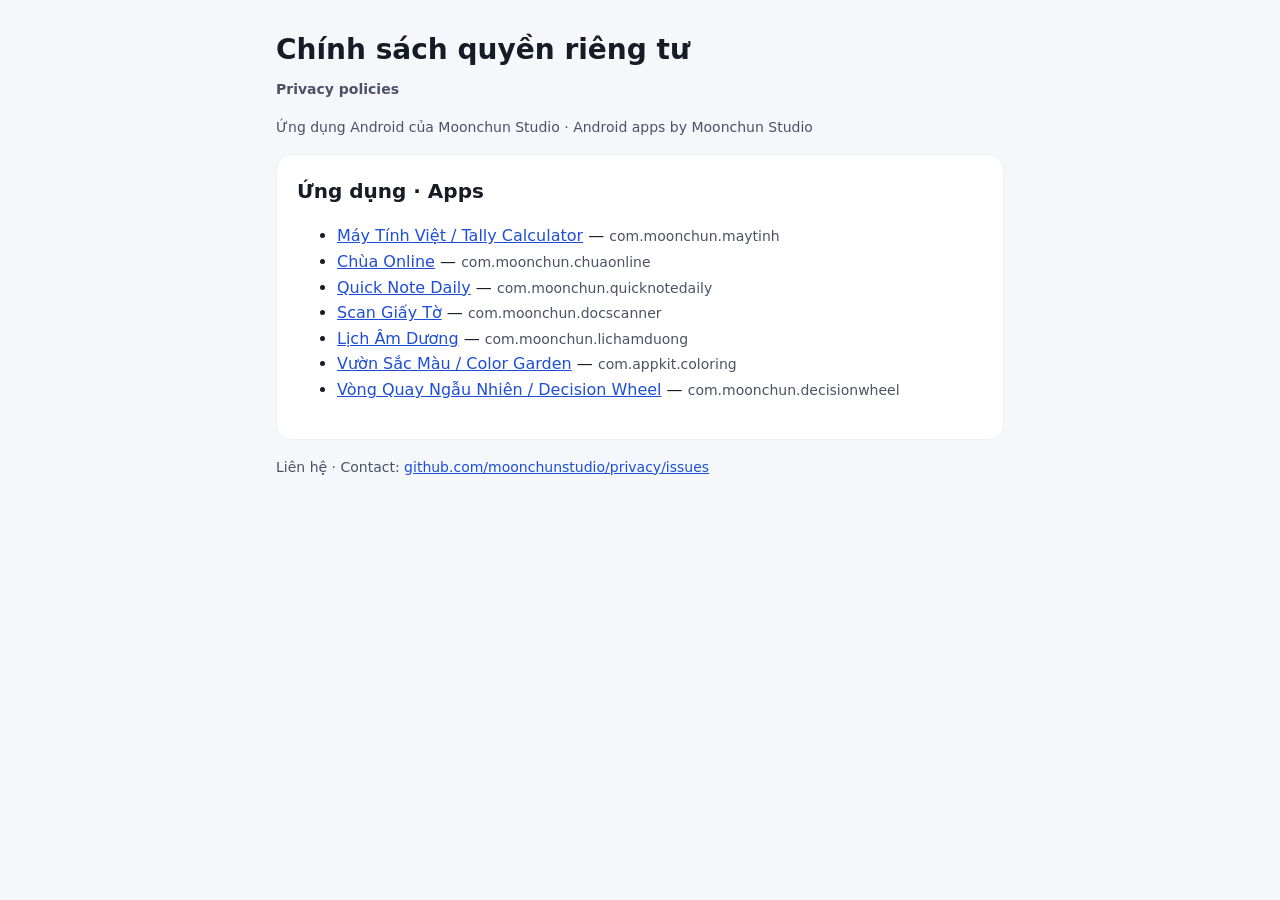
<file: index.html>
<!doctype html>
<html lang="vi">
<head>
  <meta charset="utf-8">
  <meta name="viewport" content="width=device-width, initial-scale=1">
  <title>Chính sách quyền riêng tư · Privacy policies</title>
  <link rel="stylesheet" href="assets/style.css">
</head>
<body>
<main>
  <h1>Chính sách quyền riêng tư<br><span class="muted">Privacy policies</span></h1>
  <p class="muted">Ứng dụng Android của Moonchun Studio · Android apps by Moonchun Studio</p>

  <div class="card">
    <h2 style="margin-top:0">Ứng dụng · Apps</h2>
    <ul>
      <li><a href="maytinh/">Máy Tính Việt / Tally Calculator</a> — <span class="muted">com.moonchun.maytinh</span></li>
      <li><a href="chuaonline/">Chùa Online</a> — <span class="muted">com.moonchun.chuaonline</span></li>
      <li><a href="quicknotedaily/">Quick Note Daily</a> — <span class="muted">com.moonchun.quicknotedaily</span></li>
      <li><a href="docscanner/">Scan Giấy Tờ</a> — <span class="muted">com.moonchun.docscanner</span></li>
      <li><a href="lichamduong/">Lịch Âm Dương</a> — <span class="muted">com.moonchun.lichamduong</span></li>
      <li><a href="coloring/">Vườn Sắc Màu / Color Garden</a> — <span class="muted">com.appkit.coloring</span></li>
      <li><a href="vongquay/">Vòng Quay Ngẫu Nhiên / Decision Wheel</a> — <span class="muted">com.moonchun.decisionwheel</span></li>
    </ul>
  </div>

  <p class="muted">Liên hệ · Contact: <a href="https://github.com/moonchunstudio/privacy/issues">github.com/moonchunstudio/privacy/issues</a></p>
</main>
</body>
</html>
</file>
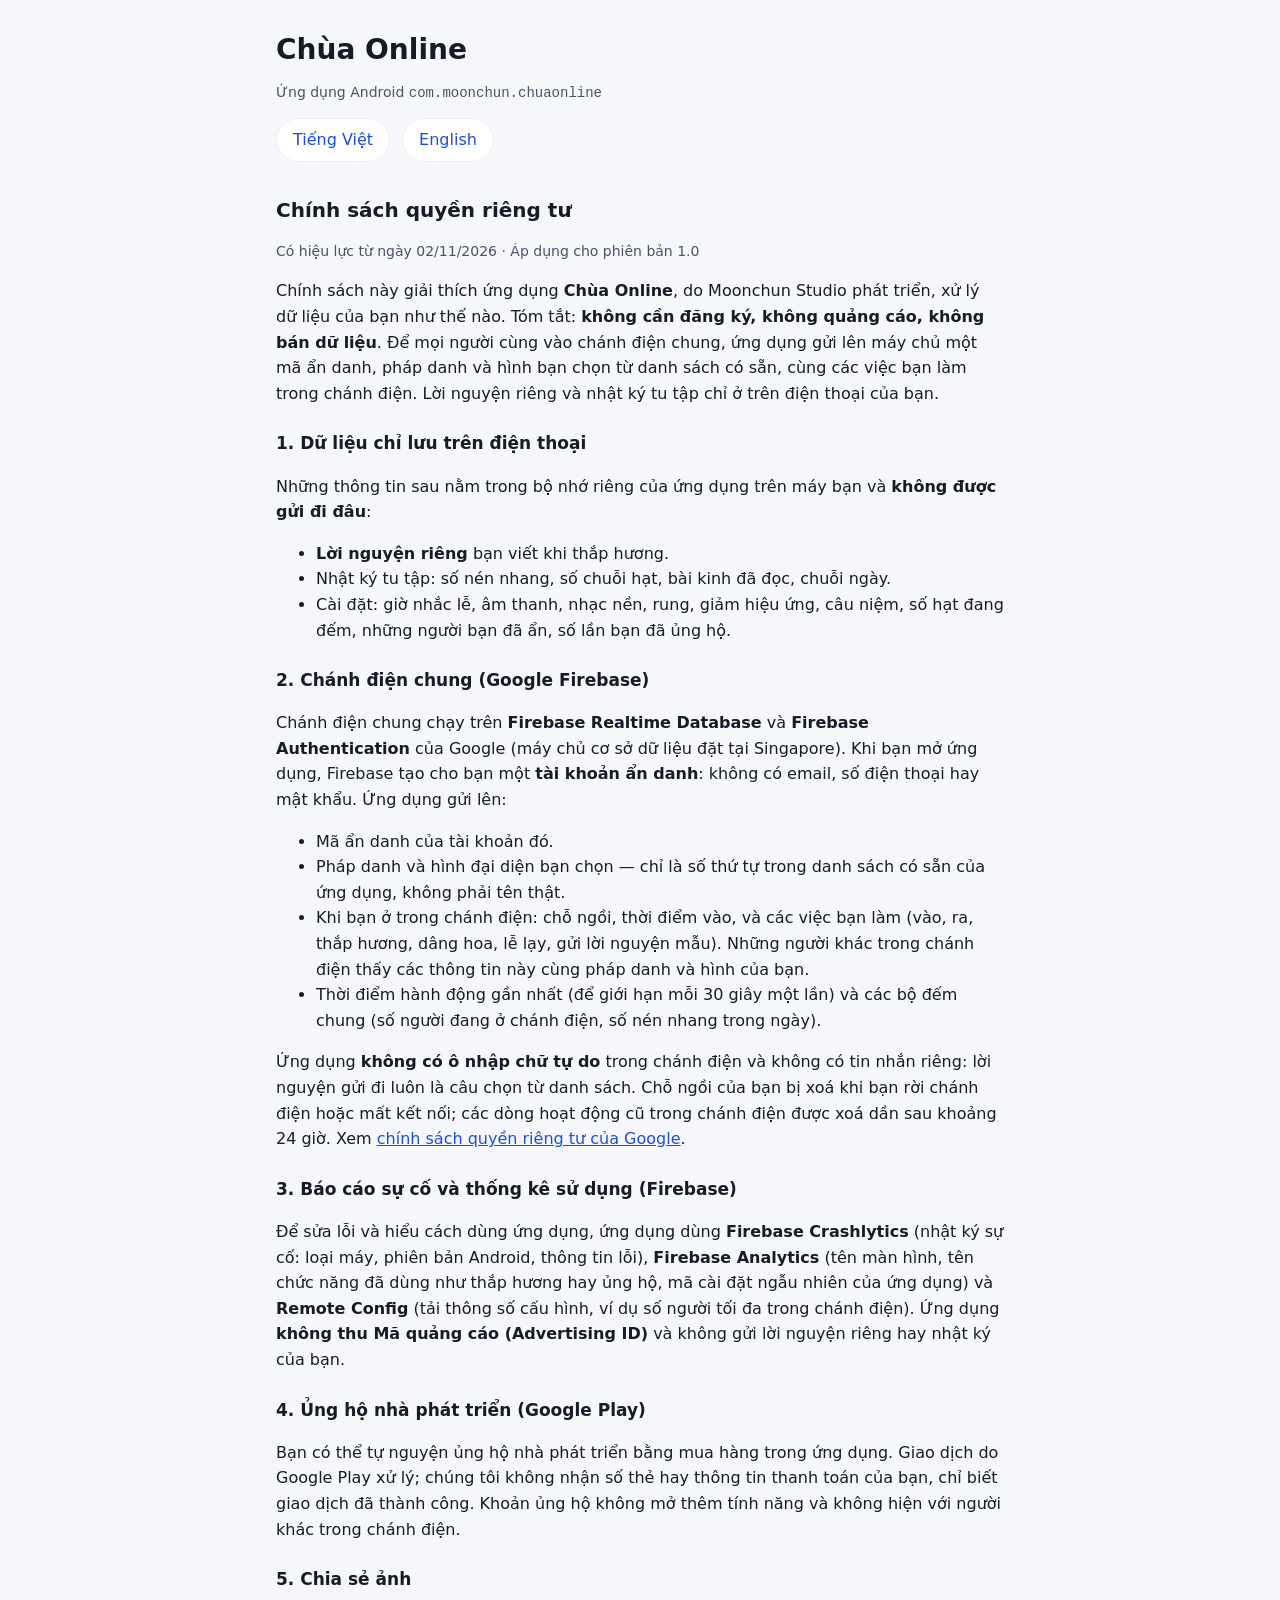
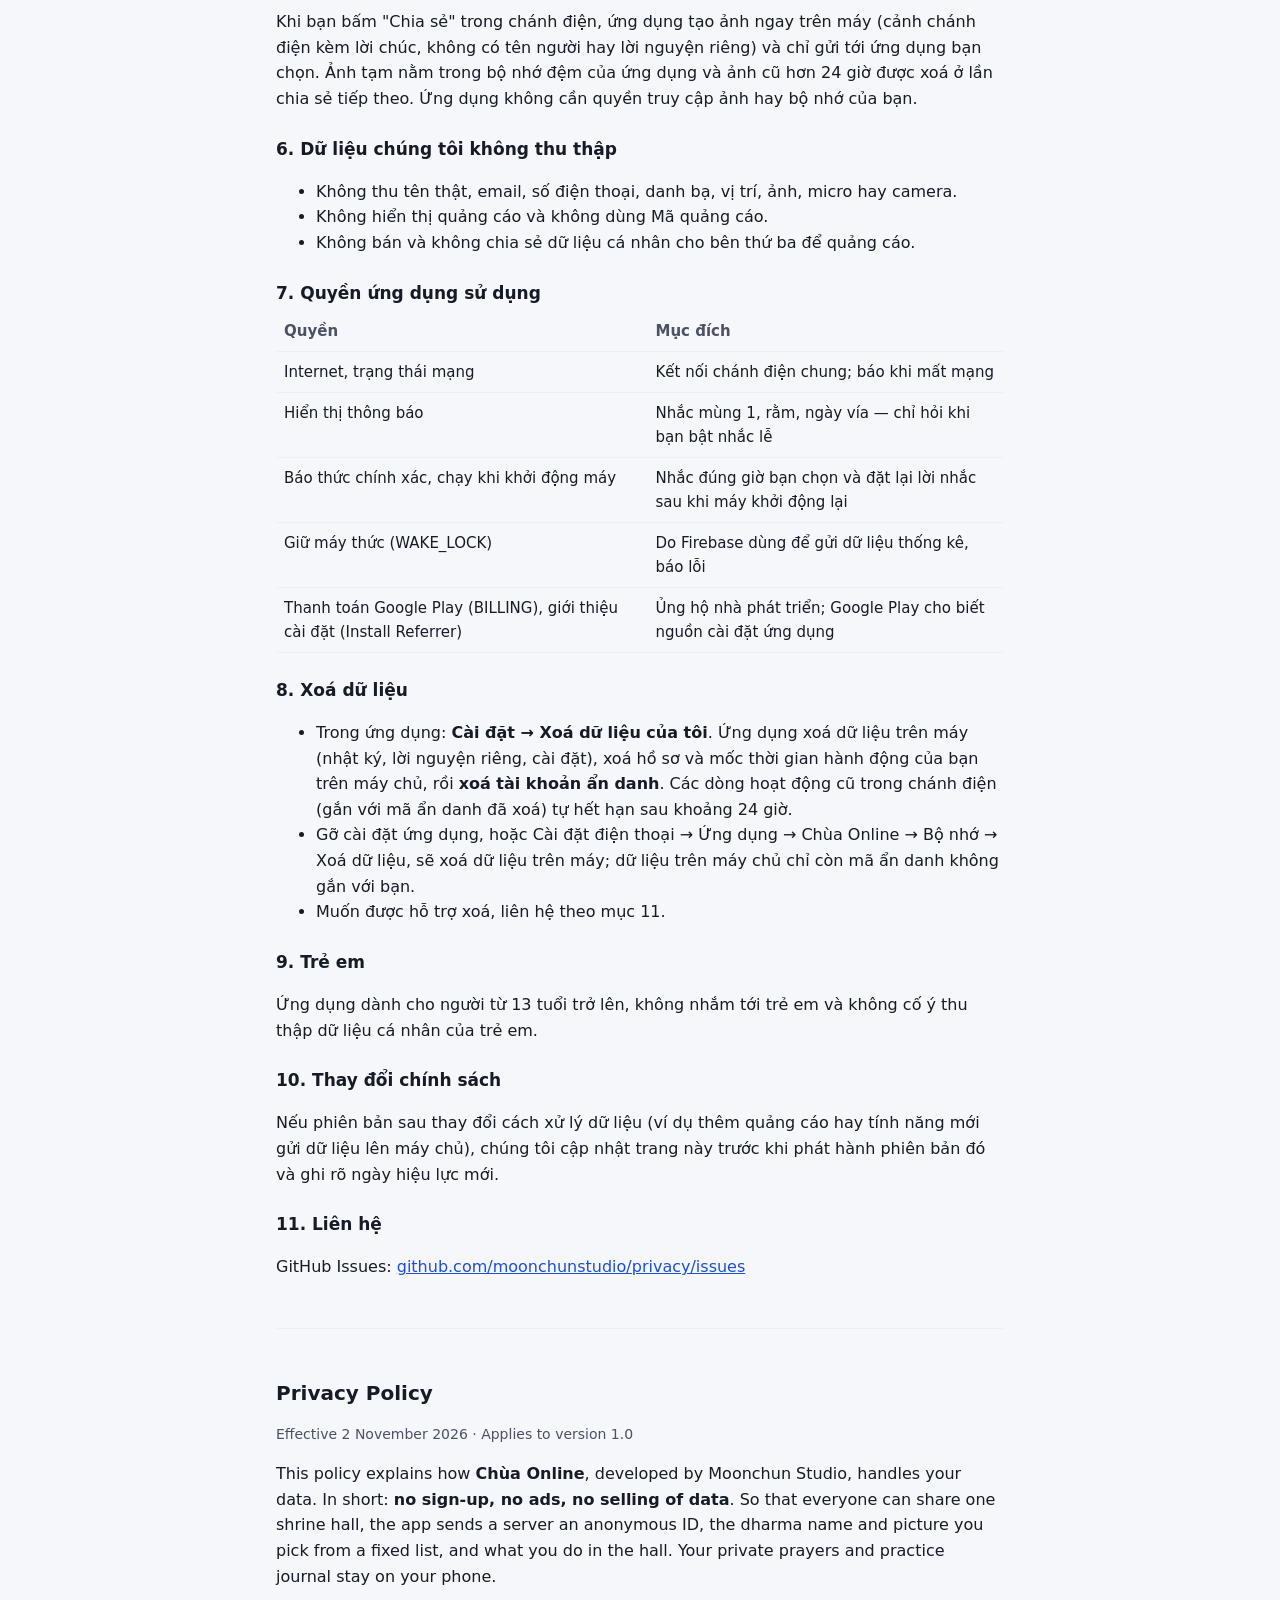
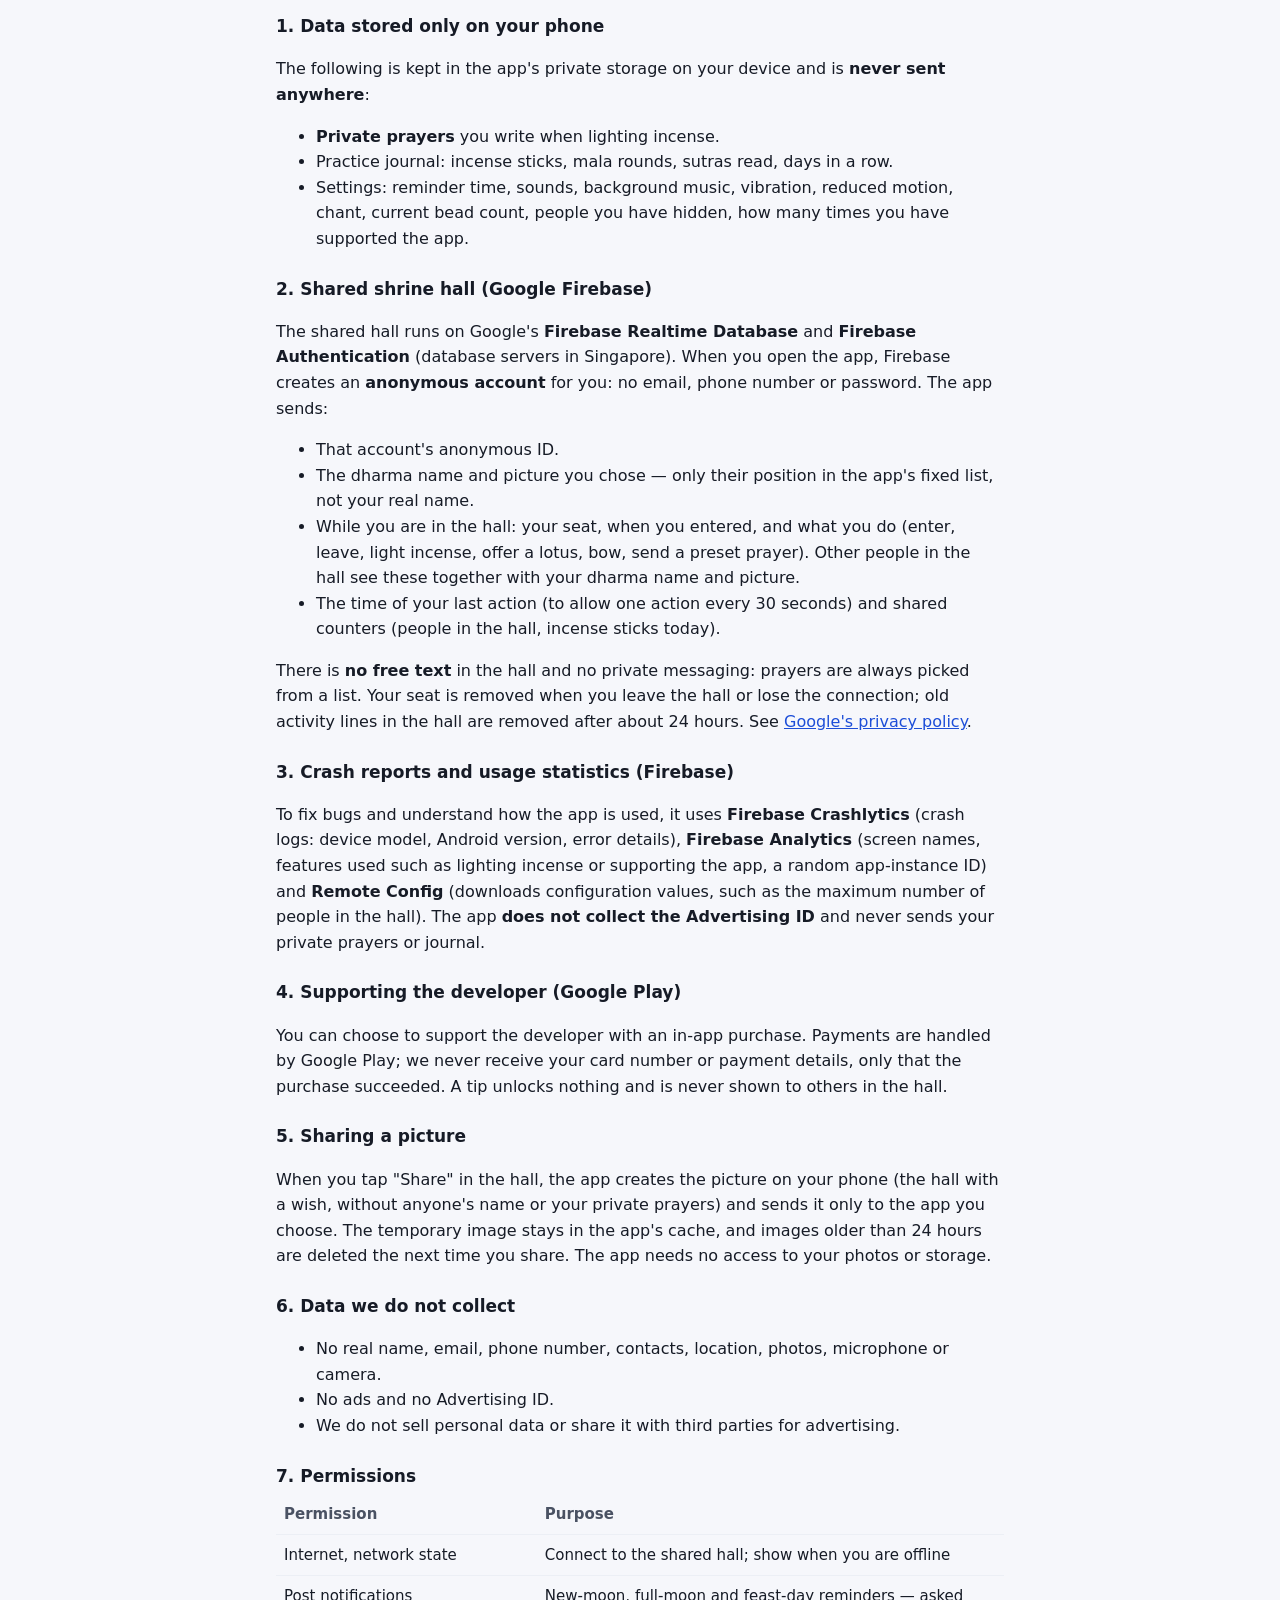
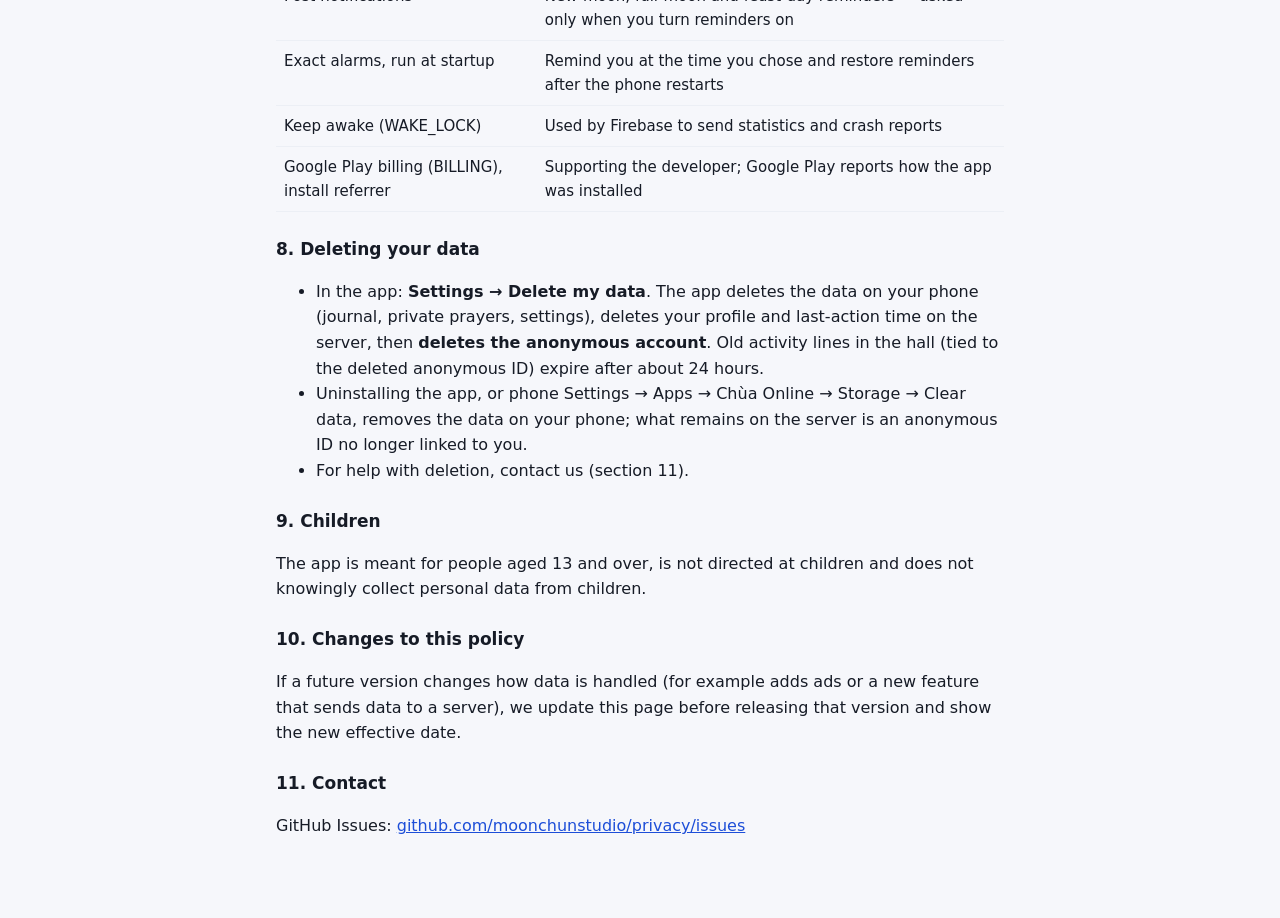
<file: chuaonline/index.html>
<!doctype html>
<html lang="vi">
<head>
  <meta charset="utf-8">
  <meta name="viewport" content="width=device-width, initial-scale=1">
  <title>Chính sách quyền riêng tư — Chùa Online</title>
  <link rel="stylesheet" href="../assets/style.css">
</head>
<body>
<main>
  <h1>Chùa Online</h1>
  <p class="muted">Ứng dụng Android <code>com.moonchun.chuaonline</code></p>
  <nav class="lang-switch">
    <a href="#vi">Tiếng Việt</a>
    <a href="#en">English</a>
  </nav>

  <!-- ===================== TIẾNG VIỆT ===================== -->
  <section id="vi" lang="vi">
    <h2>Chính sách quyền riêng tư</h2>
    <p class="muted">Có hiệu lực từ ngày 02/11/2026 · Áp dụng cho phiên bản 1.0</p>

    <p>Chính sách này giải thích ứng dụng <strong>Chùa Online</strong>, do Moonchun Studio phát triển, xử lý dữ liệu của bạn như thế nào. Tóm tắt: <strong>không cần đăng ký, không quảng cáo, không bán dữ liệu</strong>. Để mọi người cùng vào chánh điện chung, ứng dụng gửi lên máy chủ một mã ẩn danh, pháp danh và hình bạn chọn từ danh sách có sẵn, cùng các việc bạn làm trong chánh điện. Lời nguyện riêng và nhật ký tu tập chỉ ở trên điện thoại của bạn.</p>

    <h3>1. Dữ liệu chỉ lưu trên điện thoại</h3>
    <p>Những thông tin sau nằm trong bộ nhớ riêng của ứng dụng trên máy bạn và <strong>không được gửi đi đâu</strong>:</p>
    <ul>
      <li><strong>Lời nguyện riêng</strong> bạn viết khi thắp hương.</li>
      <li>Nhật ký tu tập: số nén nhang, số chuỗi hạt, bài kinh đã đọc, chuỗi ngày.</li>
      <li>Cài đặt: giờ nhắc lễ, âm thanh, nhạc nền, rung, giảm hiệu ứng, câu niệm, số hạt đang đếm, những người bạn đã ẩn, số lần bạn đã ủng hộ.</li>
    </ul>

    <h3>2. Chánh điện chung (Google Firebase)</h3>
    <p>Chánh điện chung chạy trên <strong>Firebase Realtime Database</strong> và <strong>Firebase Authentication</strong> của Google (máy chủ cơ sở dữ liệu đặt tại Singapore). Khi bạn mở ứng dụng, Firebase tạo cho bạn một <strong>tài khoản ẩn danh</strong>: không có email, số điện thoại hay mật khẩu. Ứng dụng gửi lên:</p>
    <ul>
      <li>Mã ẩn danh của tài khoản đó.</li>
      <li>Pháp danh và hình đại diện bạn chọn — chỉ là số thứ tự trong danh sách có sẵn của ứng dụng, không phải tên thật.</li>
      <li>Khi bạn ở trong chánh điện: chỗ ngồi, thời điểm vào, và các việc bạn làm (vào, ra, thắp hương, dâng hoa, lễ lạy, gửi lời nguyện mẫu). Những người khác trong chánh điện thấy các thông tin này cùng pháp danh và hình của bạn.</li>
      <li>Thời điểm hành động gần nhất (để giới hạn mỗi 30 giây một lần) và các bộ đếm chung (số người đang ở chánh điện, số nén nhang trong ngày).</li>
    </ul>
    <p>Ứng dụng <strong>không có ô nhập chữ tự do</strong> trong chánh điện và không có tin nhắn riêng: lời nguyện gửi đi luôn là câu chọn từ danh sách. Chỗ ngồi của bạn bị xoá khi bạn rời chánh điện hoặc mất kết nối; các dòng hoạt động cũ trong chánh điện được xoá dần sau khoảng 24 giờ. Xem <a href="https://policies.google.com/privacy">chính sách quyền riêng tư của Google</a>.</p>

    <h3>3. Báo cáo sự cố và thống kê sử dụng (Firebase)</h3>
    <p>Để sửa lỗi và hiểu cách dùng ứng dụng, ứng dụng dùng <strong>Firebase Crashlytics</strong> (nhật ký sự cố: loại máy, phiên bản Android, thông tin lỗi), <strong>Firebase Analytics</strong> (tên màn hình, tên chức năng đã dùng như thắp hương hay ủng hộ, mã cài đặt ngẫu nhiên của ứng dụng) và <strong>Remote Config</strong> (tải thông số cấu hình, ví dụ số người tối đa trong chánh điện). Ứng dụng <strong>không thu Mã quảng cáo (Advertising ID)</strong> và không gửi lời nguyện riêng hay nhật ký của bạn.</p>

    <h3>4. Ủng hộ nhà phát triển (Google Play)</h3>
    <p>Bạn có thể tự nguyện ủng hộ nhà phát triển bằng mua hàng trong ứng dụng. Giao dịch do Google Play xử lý; chúng tôi không nhận số thẻ hay thông tin thanh toán của bạn, chỉ biết giao dịch đã thành công. Khoản ủng hộ không mở thêm tính năng và không hiện với người khác trong chánh điện.</p>

    <h3>5. Chia sẻ ảnh</h3>
    <p>Khi bạn bấm "Chia sẻ" trong chánh điện, ứng dụng tạo ảnh ngay trên máy (cảnh chánh điện kèm lời chúc, không có tên người hay lời nguyện riêng) và chỉ gửi tới ứng dụng bạn chọn. Ảnh tạm nằm trong bộ nhớ đệm của ứng dụng và ảnh cũ hơn 24 giờ được xoá ở lần chia sẻ tiếp theo. Ứng dụng không cần quyền truy cập ảnh hay bộ nhớ của bạn.</p>

    <h3>6. Dữ liệu chúng tôi không thu thập</h3>
    <ul>
      <li>Không thu tên thật, email, số điện thoại, danh bạ, vị trí, ảnh, micro hay camera.</li>
      <li>Không hiển thị quảng cáo và không dùng Mã quảng cáo.</li>
      <li>Không bán và không chia sẻ dữ liệu cá nhân cho bên thứ ba để quảng cáo.</li>
    </ul>

    <h3>7. Quyền ứng dụng sử dụng</h3>
    <table>
      <tr><th>Quyền</th><th>Mục đích</th></tr>
      <tr><td>Internet, trạng thái mạng</td><td>Kết nối chánh điện chung; báo khi mất mạng</td></tr>
      <tr><td>Hiển thị thông báo</td><td>Nhắc mùng 1, rằm, ngày vía — chỉ hỏi khi bạn bật nhắc lễ</td></tr>
      <tr><td>Báo thức chính xác, chạy khi khởi động máy</td><td>Nhắc đúng giờ bạn chọn và đặt lại lời nhắc sau khi máy khởi động lại</td></tr>
      <tr><td>Giữ máy thức (WAKE_LOCK)</td><td>Do Firebase dùng để gửi dữ liệu thống kê, báo lỗi</td></tr>
      <tr><td>Thanh toán Google Play (BILLING), giới thiệu cài đặt (Install Referrer)</td><td>Ủng hộ nhà phát triển; Google Play cho biết nguồn cài đặt ứng dụng</td></tr>
    </table>

    <h3>8. Xoá dữ liệu</h3>
    <ul>
      <li>Trong ứng dụng: <strong>Cài đặt → Xoá dữ liệu của tôi</strong>. Ứng dụng xoá dữ liệu trên máy (nhật ký, lời nguyện riêng, cài đặt), xoá hồ sơ và mốc thời gian hành động của bạn trên máy chủ, rồi <strong>xoá tài khoản ẩn danh</strong>. Các dòng hoạt động cũ trong chánh điện (gắn với mã ẩn danh đã xoá) tự hết hạn sau khoảng 24 giờ.</li>
      <li>Gỡ cài đặt ứng dụng, hoặc Cài đặt điện thoại → Ứng dụng → Chùa Online → Bộ nhớ → Xoá dữ liệu, sẽ xoá dữ liệu trên máy; dữ liệu trên máy chủ chỉ còn mã ẩn danh không gắn với bạn.</li>
      <li>Muốn được hỗ trợ xoá, liên hệ theo mục 11.</li>
    </ul>

    <h3>9. Trẻ em</h3>
    <p>Ứng dụng dành cho người từ 13 tuổi trở lên, không nhắm tới trẻ em và không cố ý thu thập dữ liệu cá nhân của trẻ em.</p>

    <h3>10. Thay đổi chính sách</h3>
    <p>Nếu phiên bản sau thay đổi cách xử lý dữ liệu (ví dụ thêm quảng cáo hay tính năng mới gửi dữ liệu lên máy chủ), chúng tôi cập nhật trang này trước khi phát hành phiên bản đó và ghi rõ ngày hiệu lực mới.</p>

    <h3>11. Liên hệ</h3>
    <p>GitHub Issues: <a href="https://github.com/moonchunstudio/privacy/issues">github.com/moonchunstudio/privacy/issues</a></p>
  </section>

  <hr>

  <!-- ===================== ENGLISH ===================== -->
  <section id="en" lang="en">
    <h2>Privacy Policy</h2>
    <p class="muted">Effective 2 November 2026 · Applies to version 1.0</p>

    <p>This policy explains how <strong>Chùa Online</strong>, developed by Moonchun Studio, handles your data. In short: <strong>no sign-up, no ads, no selling of data</strong>. So that everyone can share one shrine hall, the app sends a server an anonymous ID, the dharma name and picture you pick from a fixed list, and what you do in the hall. Your private prayers and practice journal stay on your phone.</p>

    <h3>1. Data stored only on your phone</h3>
    <p>The following is kept in the app's private storage on your device and is <strong>never sent anywhere</strong>:</p>
    <ul>
      <li><strong>Private prayers</strong> you write when lighting incense.</li>
      <li>Practice journal: incense sticks, mala rounds, sutras read, days in a row.</li>
      <li>Settings: reminder time, sounds, background music, vibration, reduced motion, chant, current bead count, people you have hidden, how many times you have supported the app.</li>
    </ul>

    <h3>2. Shared shrine hall (Google Firebase)</h3>
    <p>The shared hall runs on Google's <strong>Firebase Realtime Database</strong> and <strong>Firebase Authentication</strong> (database servers in Singapore). When you open the app, Firebase creates an <strong>anonymous account</strong> for you: no email, phone number or password. The app sends:</p>
    <ul>
      <li>That account's anonymous ID.</li>
      <li>The dharma name and picture you chose — only their position in the app's fixed list, not your real name.</li>
      <li>While you are in the hall: your seat, when you entered, and what you do (enter, leave, light incense, offer a lotus, bow, send a preset prayer). Other people in the hall see these together with your dharma name and picture.</li>
      <li>The time of your last action (to allow one action every 30 seconds) and shared counters (people in the hall, incense sticks today).</li>
    </ul>
    <p>There is <strong>no free text</strong> in the hall and no private messaging: prayers are always picked from a list. Your seat is removed when you leave the hall or lose the connection; old activity lines in the hall are removed after about 24 hours. See <a href="https://policies.google.com/privacy">Google's privacy policy</a>.</p>

    <h3>3. Crash reports and usage statistics (Firebase)</h3>
    <p>To fix bugs and understand how the app is used, it uses <strong>Firebase Crashlytics</strong> (crash logs: device model, Android version, error details), <strong>Firebase Analytics</strong> (screen names, features used such as lighting incense or supporting the app, a random app-instance ID) and <strong>Remote Config</strong> (downloads configuration values, such as the maximum number of people in the hall). The app <strong>does not collect the Advertising ID</strong> and never sends your private prayers or journal.</p>

    <h3>4. Supporting the developer (Google Play)</h3>
    <p>You can choose to support the developer with an in-app purchase. Payments are handled by Google Play; we never receive your card number or payment details, only that the purchase succeeded. A tip unlocks nothing and is never shown to others in the hall.</p>

    <h3>5. Sharing a picture</h3>
    <p>When you tap "Share" in the hall, the app creates the picture on your phone (the hall with a wish, without anyone's name or your private prayers) and sends it only to the app you choose. The temporary image stays in the app's cache, and images older than 24 hours are deleted the next time you share. The app needs no access to your photos or storage.</p>

    <h3>6. Data we do not collect</h3>
    <ul>
      <li>No real name, email, phone number, contacts, location, photos, microphone or camera.</li>
      <li>No ads and no Advertising ID.</li>
      <li>We do not sell personal data or share it with third parties for advertising.</li>
    </ul>

    <h3>7. Permissions</h3>
    <table>
      <tr><th>Permission</th><th>Purpose</th></tr>
      <tr><td>Internet, network state</td><td>Connect to the shared hall; show when you are offline</td></tr>
      <tr><td>Post notifications</td><td>New-moon, full-moon and feast-day reminders — asked only when you turn reminders on</td></tr>
      <tr><td>Exact alarms, run at startup</td><td>Remind you at the time you chose and restore reminders after the phone restarts</td></tr>
      <tr><td>Keep awake (WAKE_LOCK)</td><td>Used by Firebase to send statistics and crash reports</td></tr>
      <tr><td>Google Play billing (BILLING), install referrer</td><td>Supporting the developer; Google Play reports how the app was installed</td></tr>
    </table>

    <h3>8. Deleting your data</h3>
    <ul>
      <li>In the app: <strong>Settings → Delete my data</strong>. The app deletes the data on your phone (journal, private prayers, settings), deletes your profile and last-action time on the server, then <strong>deletes the anonymous account</strong>. Old activity lines in the hall (tied to the deleted anonymous ID) expire after about 24 hours.</li>
      <li>Uninstalling the app, or phone Settings → Apps → Chùa Online → Storage → Clear data, removes the data on your phone; what remains on the server is an anonymous ID no longer linked to you.</li>
      <li>For help with deletion, contact us (section 11).</li>
    </ul>

    <h3>9. Children</h3>
    <p>The app is meant for people aged 13 and over, is not directed at children and does not knowingly collect personal data from children.</p>

    <h3>10. Changes to this policy</h3>
    <p>If a future version changes how data is handled (for example adds ads or a new feature that sends data to a server), we update this page before releasing that version and show the new effective date.</p>

    <h3>11. Contact</h3>
    <p>GitHub Issues: <a href="https://github.com/moonchunstudio/privacy/issues">github.com/moonchunstudio/privacy/issues</a></p>
  </section>
</main>
</body>
</html>
</file>
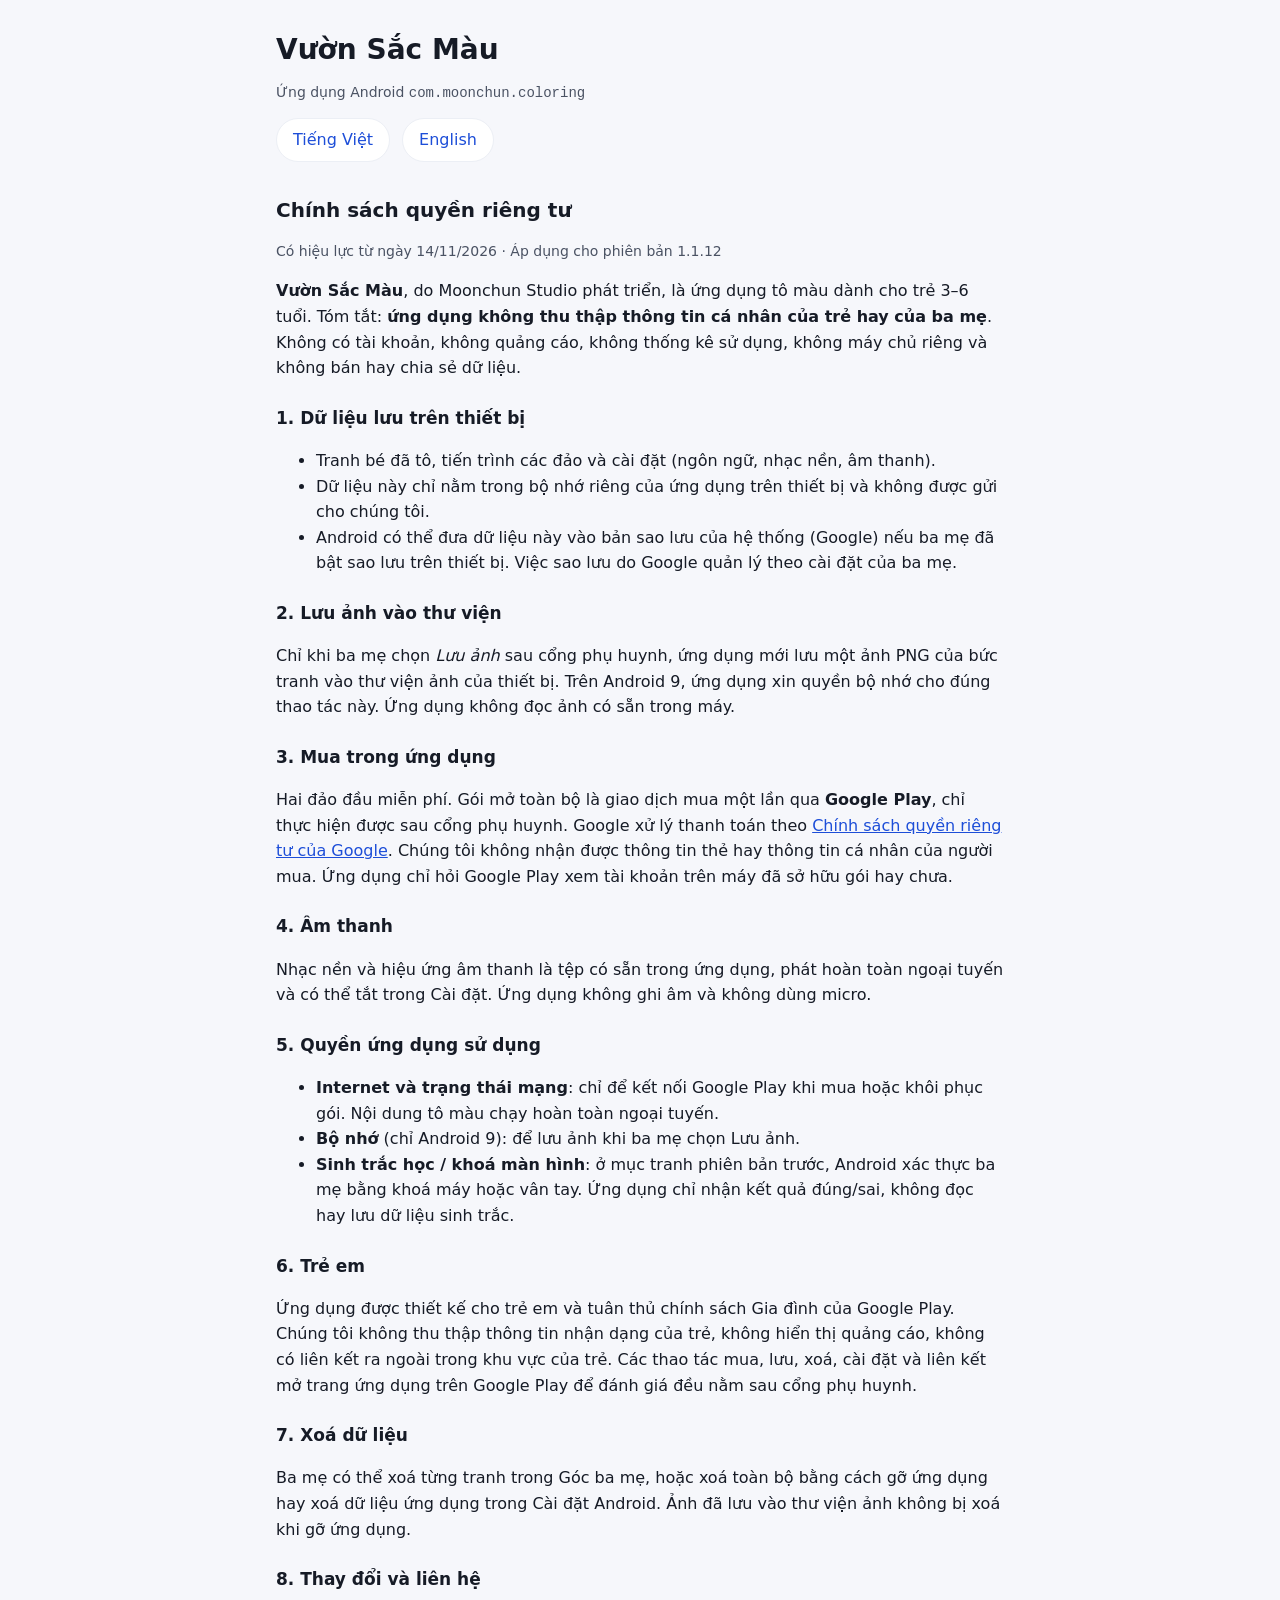
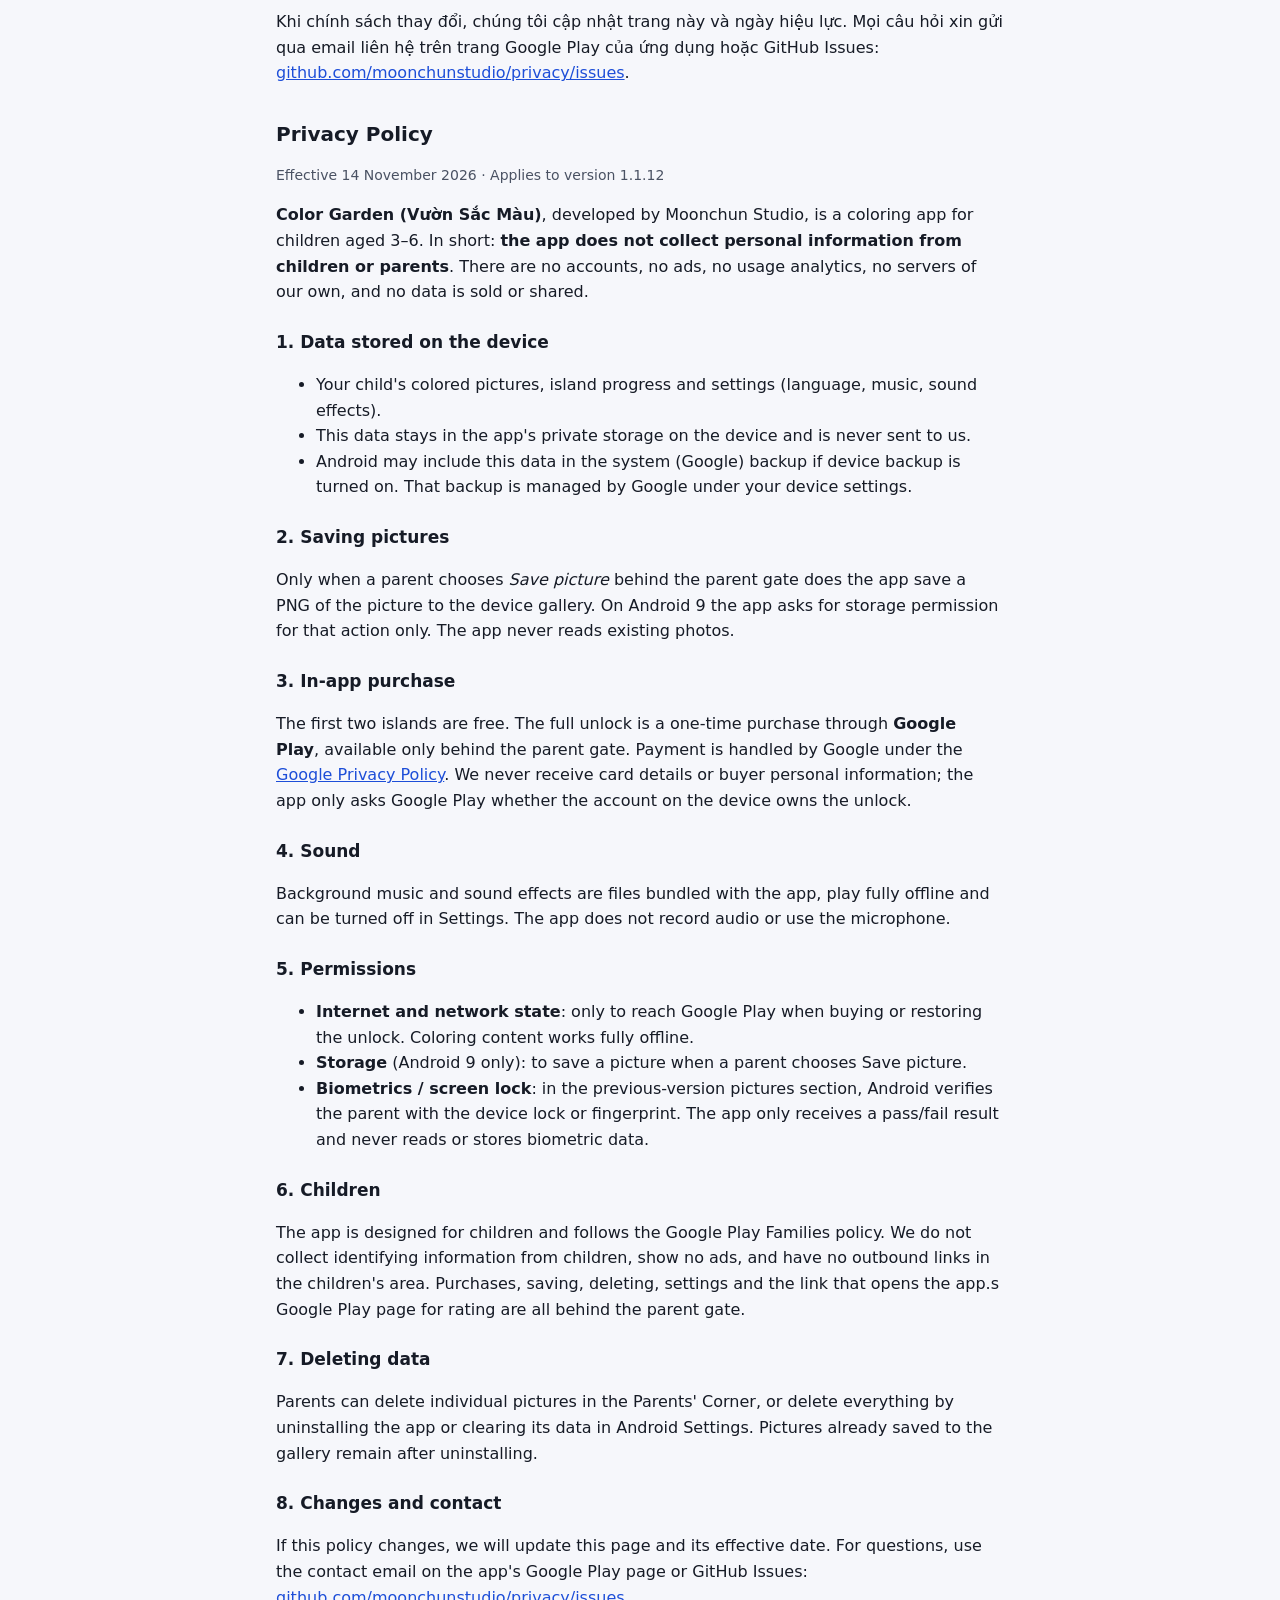
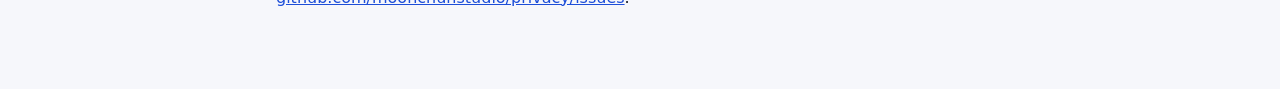
<file: coloring/index.html>
<!doctype html>
<html lang="vi">
<head>
  <meta charset="utf-8">
  <meta name="viewport" content="width=device-width, initial-scale=1">
  <title>Chính sách quyền riêng tư — Vườn Sắc Màu</title>
  <link rel="stylesheet" href="../assets/style.css">
</head>
<body>
<main>
  <h1>Vườn Sắc Màu</h1>
  <p class="muted">Ứng dụng Android <code>com.moonchun.coloring</code></p>
  <nav class="lang-switch">
    <a href="#vi">Tiếng Việt</a>
    <a href="#en">English</a>
  </nav>

  <section id="vi" lang="vi">
    <h2>Chính sách quyền riêng tư</h2>
    <p class="muted">Có hiệu lực từ ngày 14/11/2026 · Áp dụng cho phiên bản 1.1.12</p>

    <p><strong>Vườn Sắc Màu</strong>, do Moonchun Studio phát triển, là ứng dụng tô màu dành cho trẻ 3–6 tuổi. Tóm tắt: <strong>ứng dụng không thu thập thông tin cá nhân của trẻ hay của ba mẹ</strong>. Không có tài khoản, không quảng cáo, không thống kê sử dụng, không máy chủ riêng và không bán hay chia sẻ dữ liệu.</p>

    <h3>1. Dữ liệu lưu trên thiết bị</h3>
    <ul>
      <li>Tranh bé đã tô, tiến trình các đảo và cài đặt (ngôn ngữ, nhạc nền, âm thanh).</li>
      <li>Dữ liệu này chỉ nằm trong bộ nhớ riêng của ứng dụng trên thiết bị và không được gửi cho chúng tôi.</li>
      <li>Android có thể đưa dữ liệu này vào bản sao lưu của hệ thống (Google) nếu ba mẹ đã bật sao lưu trên thiết bị. Việc sao lưu do Google quản lý theo cài đặt của ba mẹ.</li>
    </ul>

    <h3>2. Lưu ảnh vào thư viện</h3>
    <p>Chỉ khi ba mẹ chọn <em>Lưu ảnh</em> sau cổng phụ huynh, ứng dụng mới lưu một ảnh PNG của bức tranh vào thư viện ảnh của thiết bị. Trên Android 9, ứng dụng xin quyền bộ nhớ cho đúng thao tác này. Ứng dụng không đọc ảnh có sẵn trong máy.</p>

    <h3>3. Mua trong ứng dụng</h3>
    <p>Hai đảo đầu miễn phí. Gói mở toàn bộ là giao dịch mua một lần qua <strong>Google Play</strong>, chỉ thực hiện được sau cổng phụ huynh. Google xử lý thanh toán theo <a href="https://policies.google.com/privacy">Chính sách quyền riêng tư của Google</a>. Chúng tôi không nhận được thông tin thẻ hay thông tin cá nhân của người mua. Ứng dụng chỉ hỏi Google Play xem tài khoản trên máy đã sở hữu gói hay chưa.</p>

    <h3>4. Âm thanh</h3>
    <p>Nhạc nền và hiệu ứng âm thanh là tệp có sẵn trong ứng dụng, phát hoàn toàn ngoại tuyến và có thể tắt trong Cài đặt. Ứng dụng không ghi âm và không dùng micro.</p>

    <h3>5. Quyền ứng dụng sử dụng</h3>
    <ul>
      <li><strong>Internet và trạng thái mạng</strong>: chỉ để kết nối Google Play khi mua hoặc khôi phục gói. Nội dung tô màu chạy hoàn toàn ngoại tuyến.</li>
      <li><strong>Bộ nhớ</strong> (chỉ Android 9): để lưu ảnh khi ba mẹ chọn Lưu ảnh.</li>
      <li><strong>Sinh trắc học / khoá màn hình</strong>: ở mục tranh phiên bản trước, Android xác thực ba mẹ bằng khoá máy hoặc vân tay. Ứng dụng chỉ nhận kết quả đúng/sai, không đọc hay lưu dữ liệu sinh trắc.</li>
    </ul>

    <h3>6. Trẻ em</h3>
    <p>Ứng dụng được thiết kế cho trẻ em và tuân thủ chính sách Gia đình của Google Play. Chúng tôi không thu thập thông tin nhận dạng của trẻ, không hiển thị quảng cáo, không có liên kết ra ngoài trong khu vực của trẻ. Các thao tác mua, lưu, xoá, cài đặt và liên kết mở trang ứng dụng trên Google Play để đánh giá đều nằm sau cổng phụ huynh.</p>

    <h3>7. Xoá dữ liệu</h3>
    <p>Ba mẹ có thể xoá từng tranh trong Góc ba mẹ, hoặc xoá toàn bộ bằng cách gỡ ứng dụng hay xoá dữ liệu ứng dụng trong Cài đặt Android. Ảnh đã lưu vào thư viện ảnh không bị xoá khi gỡ ứng dụng.</p>

    <h3>8. Thay đổi và liên hệ</h3>
    <p>Khi chính sách thay đổi, chúng tôi cập nhật trang này và ngày hiệu lực. Mọi câu hỏi xin gửi qua email liên hệ trên trang Google Play của ứng dụng hoặc GitHub Issues: <a href="https://github.com/moonchunstudio/privacy/issues">github.com/moonchunstudio/privacy/issues</a>.</p>
  </section>

  <section id="en" lang="en">
    <h2>Privacy Policy</h2>
    <p class="muted">Effective 14 November 2026 · Applies to version 1.1.12</p>

    <p><strong>Color Garden (Vườn Sắc Màu)</strong>, developed by Moonchun Studio, is a coloring app for children aged 3–6. In short: <strong>the app does not collect personal information from children or parents</strong>. There are no accounts, no ads, no usage analytics, no servers of our own, and no data is sold or shared.</p>

    <h3>1. Data stored on the device</h3>
    <ul>
      <li>Your child's colored pictures, island progress and settings (language, music, sound effects).</li>
      <li>This data stays in the app's private storage on the device and is never sent to us.</li>
      <li>Android may include this data in the system (Google) backup if device backup is turned on. That backup is managed by Google under your device settings.</li>
    </ul>

    <h3>2. Saving pictures</h3>
    <p>Only when a parent chooses <em>Save picture</em> behind the parent gate does the app save a PNG of the picture to the device gallery. On Android 9 the app asks for storage permission for that action only. The app never reads existing photos.</p>

    <h3>3. In-app purchase</h3>
    <p>The first two islands are free. The full unlock is a one-time purchase through <strong>Google Play</strong>, available only behind the parent gate. Payment is handled by Google under the <a href="https://policies.google.com/privacy">Google Privacy Policy</a>. We never receive card details or buyer personal information; the app only asks Google Play whether the account on the device owns the unlock.</p>

    <h3>4. Sound</h3>
    <p>Background music and sound effects are files bundled with the app, play fully offline and can be turned off in Settings. The app does not record audio or use the microphone.</p>

    <h3>5. Permissions</h3>
    <ul>
      <li><strong>Internet and network state</strong>: only to reach Google Play when buying or restoring the unlock. Coloring content works fully offline.</li>
      <li><strong>Storage</strong> (Android 9 only): to save a picture when a parent chooses Save picture.</li>
      <li><strong>Biometrics / screen lock</strong>: in the previous-version pictures section, Android verifies the parent with the device lock or fingerprint. The app only receives a pass/fail result and never reads or stores biometric data.</li>
    </ul>

    <h3>6. Children</h3>
    <p>The app is designed for children and follows the Google Play Families policy. We do not collect identifying information from children, show no ads, and have no outbound links in the children's area. Purchases, saving, deleting, settings and the link that opens the app.s Google Play page for rating are all behind the parent gate.</p>

    <h3>7. Deleting data</h3>
    <p>Parents can delete individual pictures in the Parents' Corner, or delete everything by uninstalling the app or clearing its data in Android Settings. Pictures already saved to the gallery remain after uninstalling.</p>

    <h3>8. Changes and contact</h3>
    <p>If this policy changes, we will update this page and its effective date. For questions, use the contact email on the app's Google Play page or GitHub Issues: <a href="https://github.com/moonchunstudio/privacy/issues">github.com/moonchunstudio/privacy/issues</a>.</p>
  </section>
</main>
</body>
</html>
</file>
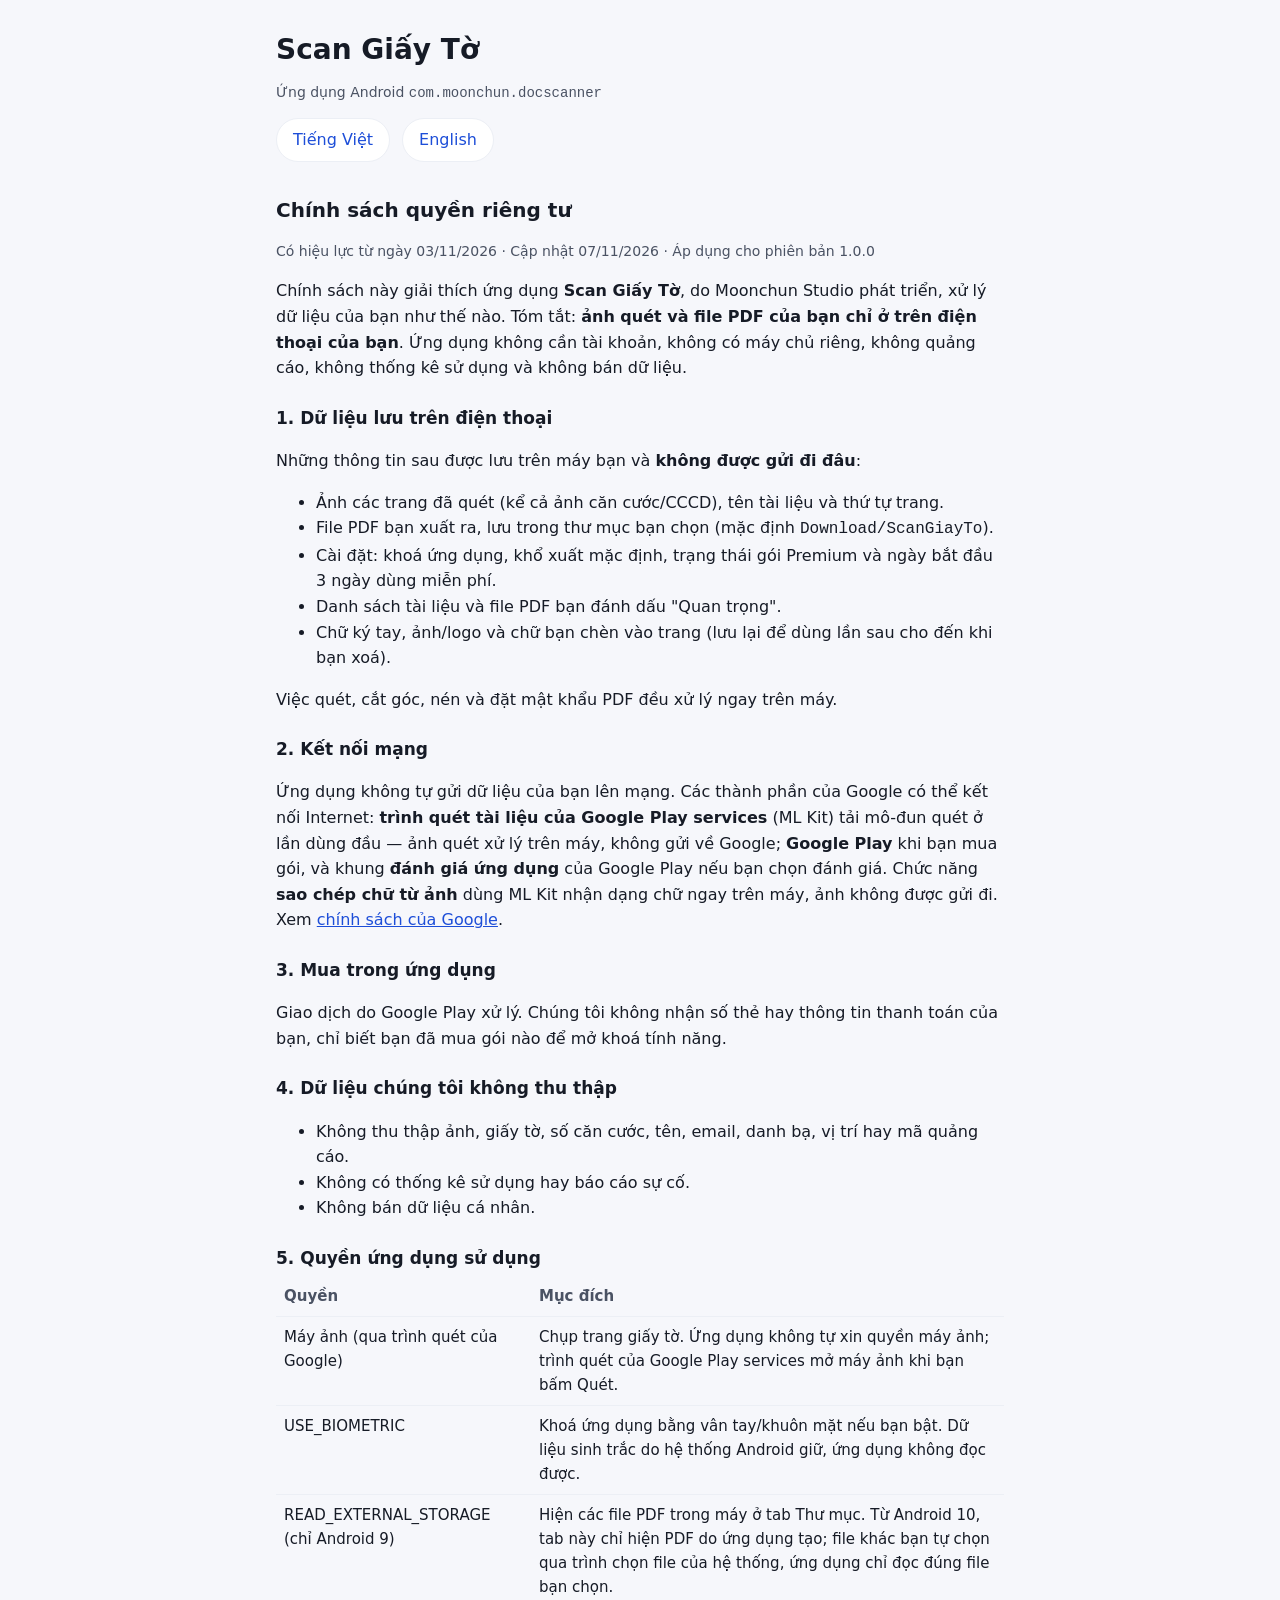
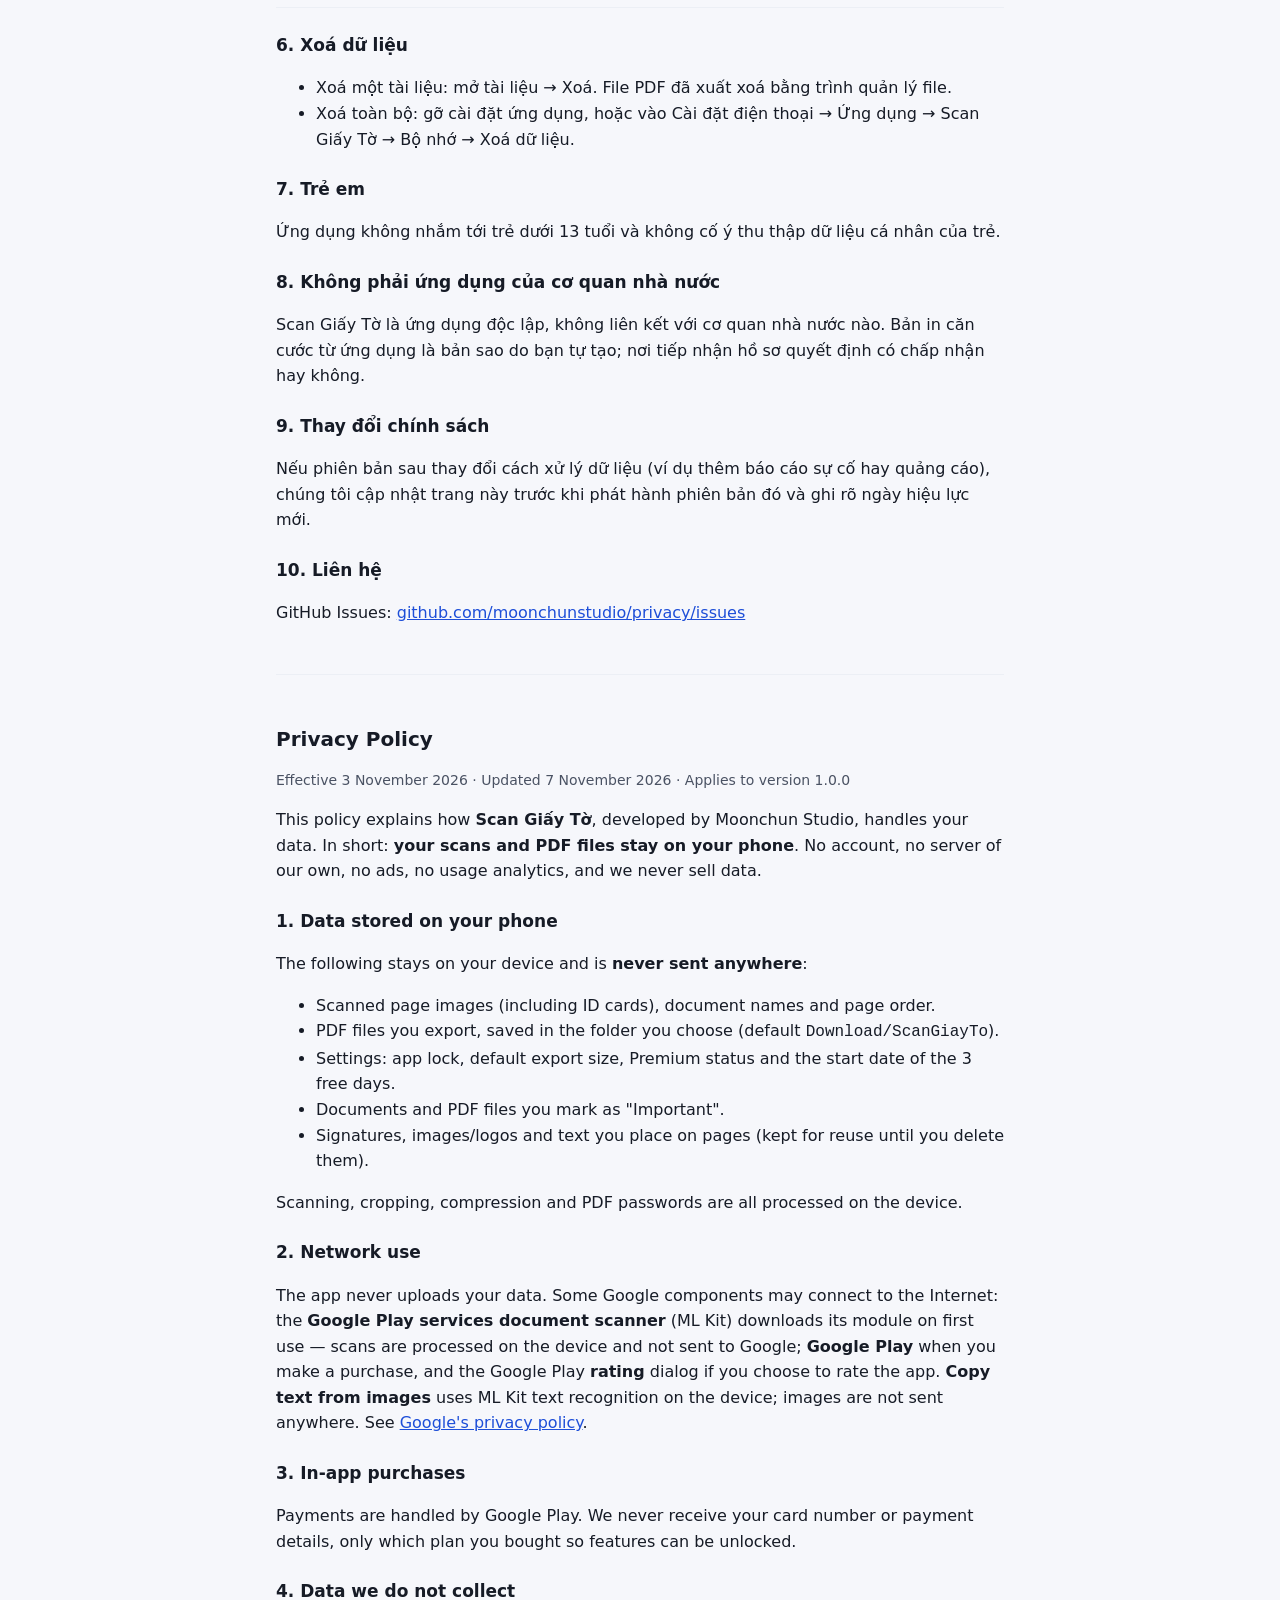
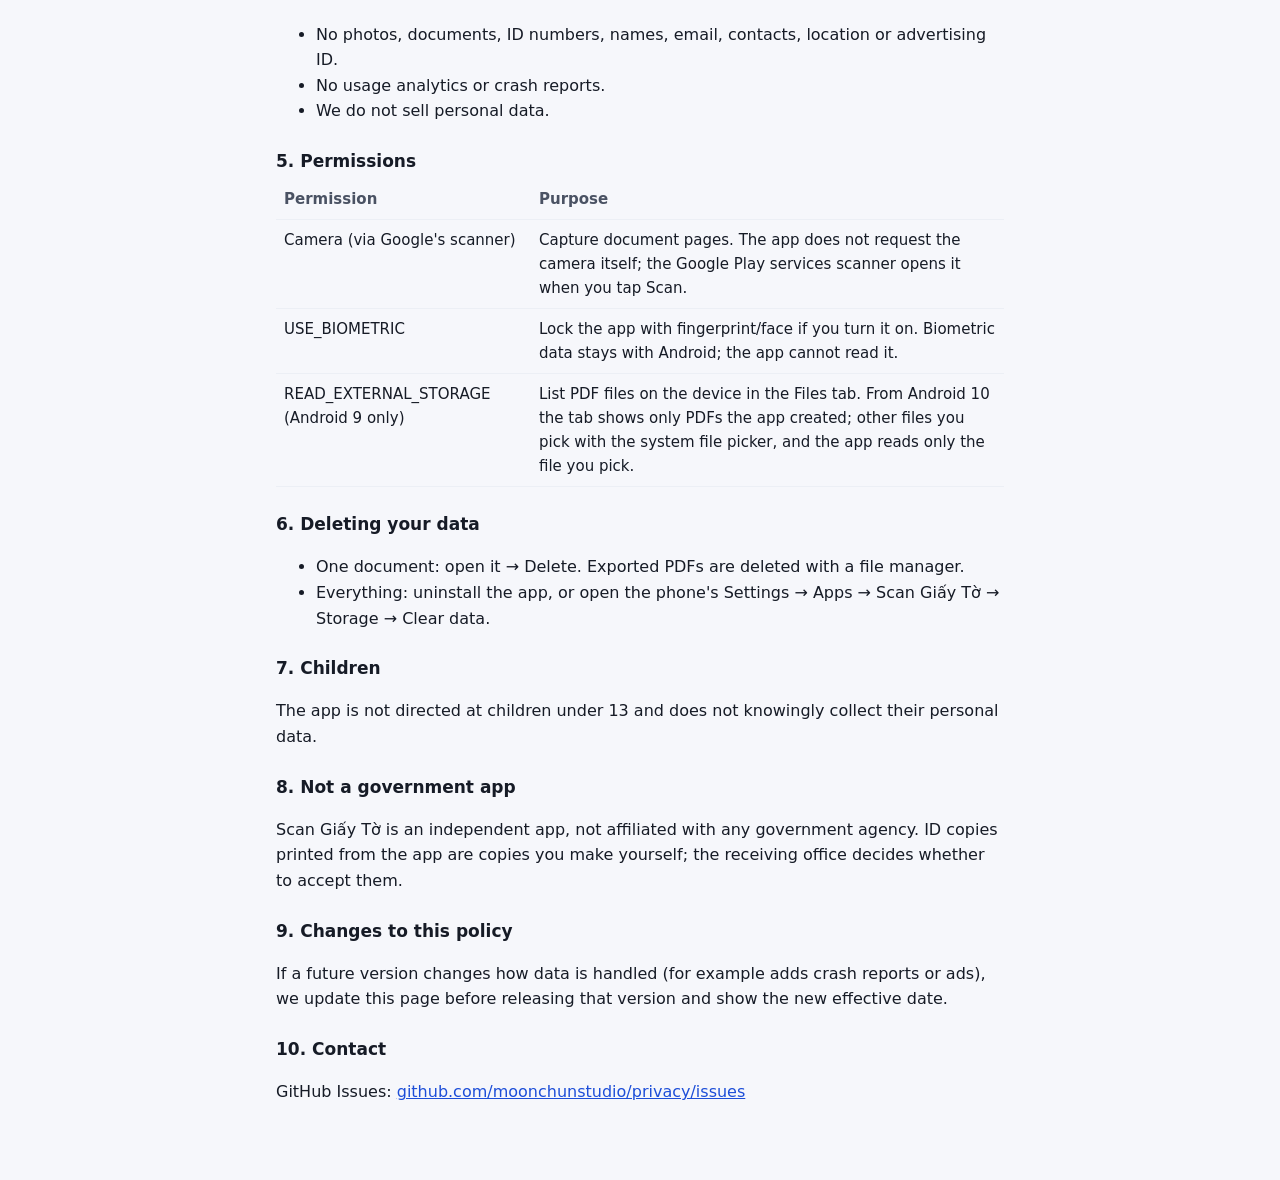
<file: docscanner/index.html>
<!doctype html>
<html lang="vi">
<head>
  <meta charset="utf-8">
  <meta name="viewport" content="width=device-width, initial-scale=1">
  <title>Chính sách quyền riêng tư — Scan Giấy Tờ</title>
  <link rel="stylesheet" href="../assets/style.css">
</head>
<!--
  Chính sách riêng tư của Scan Giấy Tờ (com.moonchun.docscanner), đăng ở repo công khai moonchunstudio/privacy
  → https://moonchunstudio.github.io/privacy/docscanner/
  Khớp 3 nơi: trang này = Data safety (docs/apps/docscanner/08-release.md) = hành vi thật của app
  (appKit { billing(); review() }, ML Kit quét + nhận dạng chữ trên máy, không Firebase, không backend).
  Sửa trang này TRƯỚC khi phát hành bản thay đổi cách dùng dữ liệu.
-->
<body>
<main>
  <h1>Scan Giấy Tờ</h1>
  <p class="muted">Ứng dụng Android <code>com.moonchun.docscanner</code></p>
  <nav class="lang-switch">
    <a href="#vi">Tiếng Việt</a>
    <a href="#en">English</a>
  </nav>

  <section id="vi" lang="vi">
    <h2>Chính sách quyền riêng tư</h2>
    <p class="muted">Có hiệu lực từ ngày 03/11/2026 · Cập nhật 07/11/2026 · Áp dụng cho phiên bản 1.0.0</p>

    <p>Chính sách này giải thích ứng dụng <strong>Scan Giấy Tờ</strong>, do Moonchun Studio phát triển, xử lý dữ liệu của bạn như thế nào. Tóm tắt: <strong>ảnh quét và file PDF của bạn chỉ ở trên điện thoại của bạn</strong>. Ứng dụng không cần tài khoản, không có máy chủ riêng, không quảng cáo, không thống kê sử dụng và không bán dữ liệu.</p>

    <h3>1. Dữ liệu lưu trên điện thoại</h3>
    <p>Những thông tin sau được lưu trên máy bạn và <strong>không được gửi đi đâu</strong>:</p>
    <ul>
      <li>Ảnh các trang đã quét (kể cả ảnh căn cước/CCCD), tên tài liệu và thứ tự trang.</li>
      <li>File PDF bạn xuất ra, lưu trong thư mục bạn chọn (mặc định <code>Download/ScanGiayTo</code>).</li>
      <li>Cài đặt: khoá ứng dụng, khổ xuất mặc định, trạng thái gói Premium và ngày bắt đầu 3 ngày dùng miễn phí.</li>
      <li>Danh sách tài liệu và file PDF bạn đánh dấu &quot;Quan trọng&quot;.</li>
      <li>Chữ ký tay, ảnh/logo và chữ bạn chèn vào trang (lưu lại để dùng lần sau cho đến khi bạn xoá).</li>
    </ul>
    <p>Việc quét, cắt góc, nén và đặt mật khẩu PDF đều xử lý ngay trên máy.</p>

    <h3>2. Kết nối mạng</h3>
    <p>Ứng dụng không tự gửi dữ liệu của bạn lên mạng. Các thành phần của Google có thể kết nối Internet: <strong>trình quét tài liệu của Google Play services</strong> (ML Kit) tải mô-đun quét ở lần dùng đầu — ảnh quét xử lý trên máy, không gửi về Google; <strong>Google Play</strong> khi bạn mua gói, và khung <strong>đánh giá ứng dụng</strong> của Google Play nếu bạn chọn đánh giá. Chức năng <strong>sao chép chữ từ ảnh</strong> dùng ML Kit nhận dạng chữ ngay trên máy, ảnh không được gửi đi. Xem <a href="https://policies.google.com/privacy">chính sách của Google</a>.</p>

    <h3>3. Mua trong ứng dụng</h3>
    <p>Giao dịch do Google Play xử lý. Chúng tôi không nhận số thẻ hay thông tin thanh toán của bạn, chỉ biết bạn đã mua gói nào để mở khoá tính năng.</p>

    <h3>4. Dữ liệu chúng tôi không thu thập</h3>
    <ul>
      <li>Không thu thập ảnh, giấy tờ, số căn cước, tên, email, danh bạ, vị trí hay mã quảng cáo.</li>
      <li>Không có thống kê sử dụng hay báo cáo sự cố.</li>
      <li>Không bán dữ liệu cá nhân.</li>
    </ul>

    <h3>5. Quyền ứng dụng sử dụng</h3>
    <table>
      <tr><th>Quyền</th><th>Mục đích</th></tr>
      <tr><td>Máy ảnh (qua trình quét của Google)</td><td>Chụp trang giấy tờ. Ứng dụng không tự xin quyền máy ảnh; trình quét của Google Play services mở máy ảnh khi bạn bấm Quét.</td></tr>
      <tr><td>USE_BIOMETRIC</td><td>Khoá ứng dụng bằng vân tay/khuôn mặt nếu bạn bật. Dữ liệu sinh trắc do hệ thống Android giữ, ứng dụng không đọc được.</td></tr>
      <tr><td>READ_EXTERNAL_STORAGE (chỉ Android 9)</td><td>Hiện các file PDF trong máy ở tab Thư mục. Từ Android 10, tab này chỉ hiện PDF do ứng dụng tạo; file khác bạn tự chọn qua trình chọn file của hệ thống, ứng dụng chỉ đọc đúng file bạn chọn.</td></tr>
    </table>

    <h3>6. Xoá dữ liệu</h3>
    <ul>
      <li>Xoá một tài liệu: mở tài liệu → Xoá. File PDF đã xuất xoá bằng trình quản lý file.</li>
      <li>Xoá toàn bộ: gỡ cài đặt ứng dụng, hoặc vào Cài đặt điện thoại → Ứng dụng → Scan Giấy Tờ → Bộ nhớ → Xoá dữ liệu.</li>
    </ul>

    <h3>7. Trẻ em</h3>
    <p>Ứng dụng không nhắm tới trẻ dưới 13 tuổi và không cố ý thu thập dữ liệu cá nhân của trẻ.</p>

    <h3>8. Không phải ứng dụng của cơ quan nhà nước</h3>
    <p>Scan Giấy Tờ là ứng dụng độc lập, không liên kết với cơ quan nhà nước nào. Bản in căn cước từ ứng dụng là bản sao do bạn tự tạo; nơi tiếp nhận hồ sơ quyết định có chấp nhận hay không.</p>

    <h3>9. Thay đổi chính sách</h3>
    <p>Nếu phiên bản sau thay đổi cách xử lý dữ liệu (ví dụ thêm báo cáo sự cố hay quảng cáo), chúng tôi cập nhật trang này trước khi phát hành phiên bản đó và ghi rõ ngày hiệu lực mới.</p>

    <h3>10. Liên hệ</h3>
    <p>GitHub Issues: <a href="https://github.com/moonchunstudio/privacy/issues">github.com/moonchunstudio/privacy/issues</a></p>
  </section>

  <hr>

  <section id="en" lang="en">
    <h2>Privacy Policy</h2>
    <p class="muted">Effective 3 November 2026 · Updated 7 November 2026 · Applies to version 1.0.0</p>

    <p>This policy explains how <strong>Scan Giấy Tờ</strong>, developed by Moonchun Studio, handles your data. In short: <strong>your scans and PDF files stay on your phone</strong>. No account, no server of our own, no ads, no usage analytics, and we never sell data.</p>

    <h3>1. Data stored on your phone</h3>
    <p>The following stays on your device and is <strong>never sent anywhere</strong>:</p>
    <ul>
      <li>Scanned page images (including ID cards), document names and page order.</li>
      <li>PDF files you export, saved in the folder you choose (default <code>Download/ScanGiayTo</code>).</li>
      <li>Settings: app lock, default export size, Premium status and the start date of the 3 free days.</li>
      <li>Documents and PDF files you mark as &quot;Important&quot;.</li>
      <li>Signatures, images/logos and text you place on pages (kept for reuse until you delete them).</li>
    </ul>
    <p>Scanning, cropping, compression and PDF passwords are all processed on the device.</p>

    <h3>2. Network use</h3>
    <p>The app never uploads your data. Some Google components may connect to the Internet: the <strong>Google Play services document scanner</strong> (ML Kit) downloads its module on first use — scans are processed on the device and not sent to Google; <strong>Google Play</strong> when you make a purchase, and the Google Play <strong>rating</strong> dialog if you choose to rate the app. <strong>Copy text from images</strong> uses ML Kit text recognition on the device; images are not sent anywhere. See <a href="https://policies.google.com/privacy">Google's privacy policy</a>.</p>

    <h3>3. In-app purchases</h3>
    <p>Payments are handled by Google Play. We never receive your card number or payment details, only which plan you bought so features can be unlocked.</p>

    <h3>4. Data we do not collect</h3>
    <ul>
      <li>No photos, documents, ID numbers, names, email, contacts, location or advertising ID.</li>
      <li>No usage analytics or crash reports.</li>
      <li>We do not sell personal data.</li>
    </ul>

    <h3>5. Permissions</h3>
    <table>
      <tr><th>Permission</th><th>Purpose</th></tr>
      <tr><td>Camera (via Google's scanner)</td><td>Capture document pages. The app does not request the camera itself; the Google Play services scanner opens it when you tap Scan.</td></tr>
      <tr><td>USE_BIOMETRIC</td><td>Lock the app with fingerprint/face if you turn it on. Biometric data stays with Android; the app cannot read it.</td></tr>
      <tr><td>READ_EXTERNAL_STORAGE (Android 9 only)</td><td>List PDF files on the device in the Files tab. From Android 10 the tab shows only PDFs the app created; other files you pick with the system file picker, and the app reads only the file you pick.</td></tr>
    </table>

    <h3>6. Deleting your data</h3>
    <ul>
      <li>One document: open it → Delete. Exported PDFs are deleted with a file manager.</li>
      <li>Everything: uninstall the app, or open the phone's Settings → Apps → Scan Giấy Tờ → Storage → Clear data.</li>
    </ul>

    <h3>7. Children</h3>
    <p>The app is not directed at children under 13 and does not knowingly collect their personal data.</p>

    <h3>8. Not a government app</h3>
    <p>Scan Giấy Tờ is an independent app, not affiliated with any government agency. ID copies printed from the app are copies you make yourself; the receiving office decides whether to accept them.</p>

    <h3>9. Changes to this policy</h3>
    <p>If a future version changes how data is handled (for example adds crash reports or ads), we update this page before releasing that version and show the new effective date.</p>

    <h3>10. Contact</h3>
    <p>GitHub Issues: <a href="https://github.com/moonchunstudio/privacy/issues">github.com/moonchunstudio/privacy/issues</a></p>
  </section>
</main>
</body>
</html>
</file>
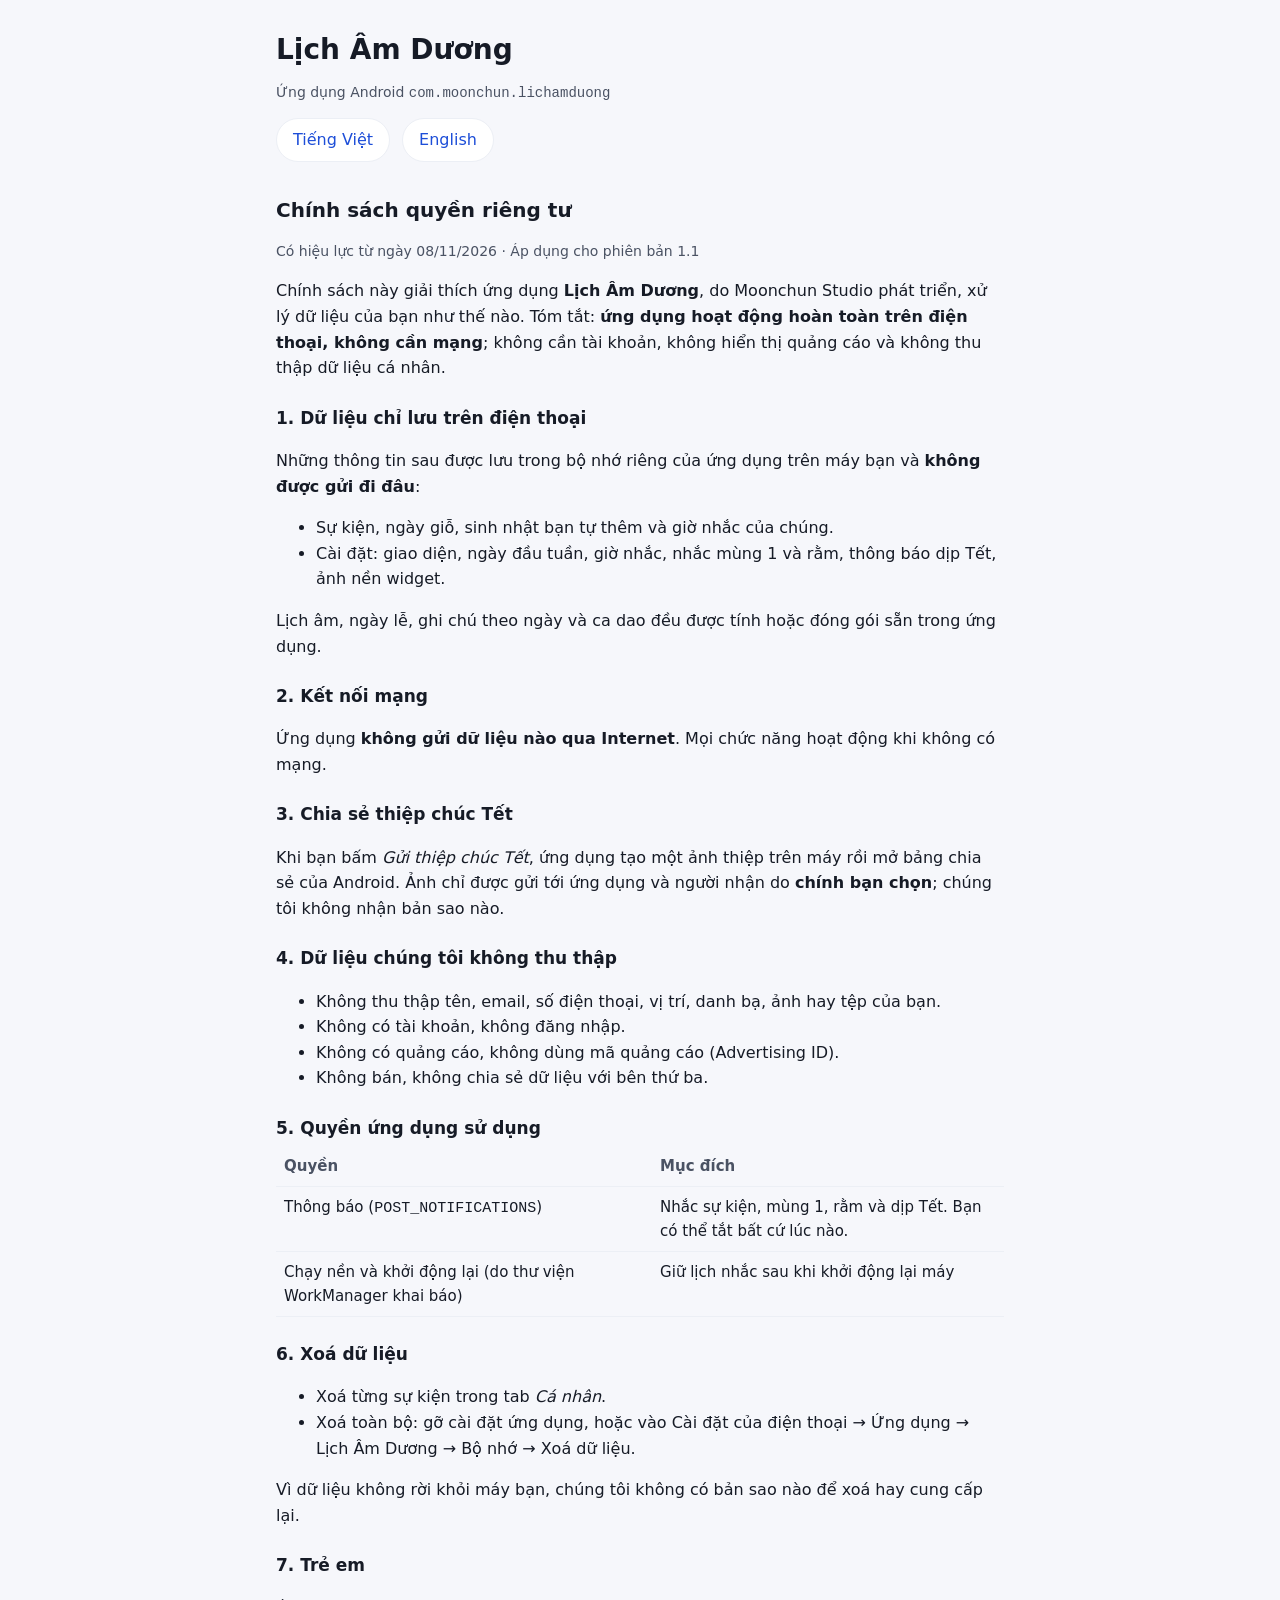
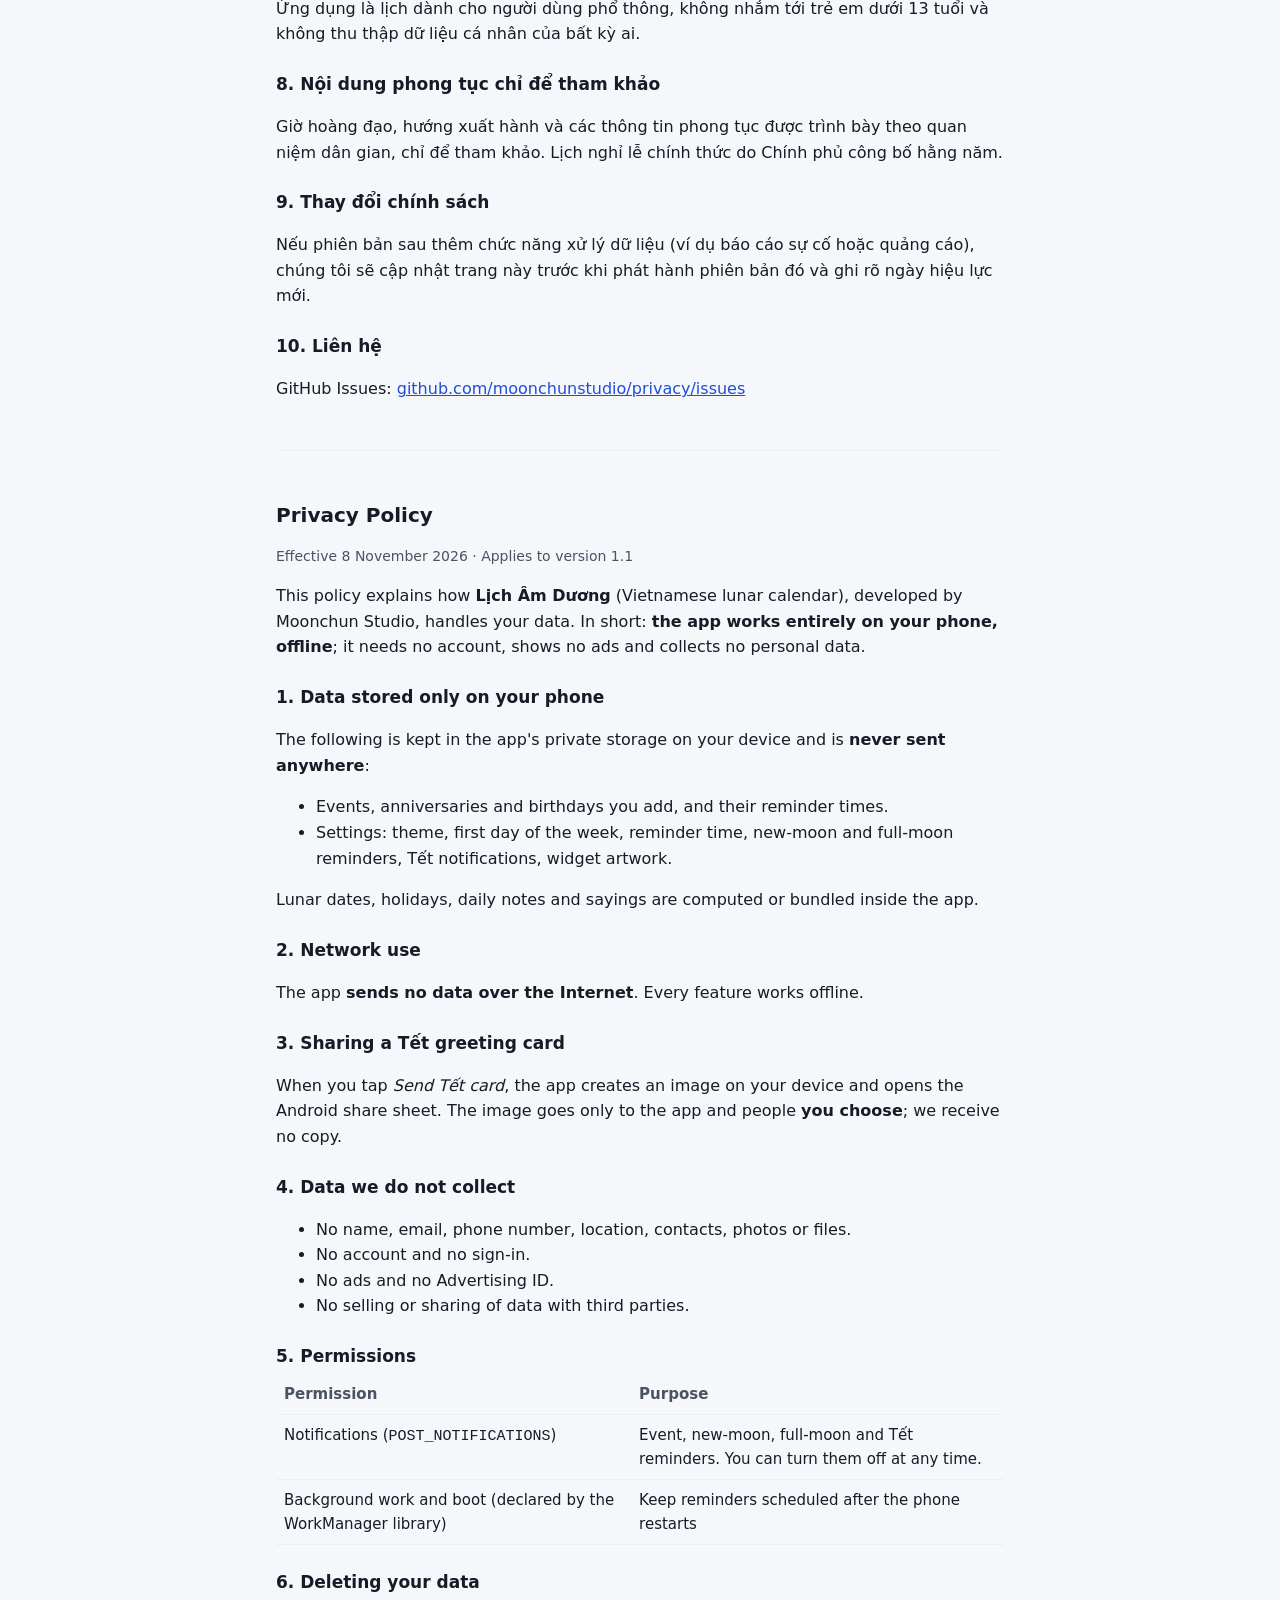
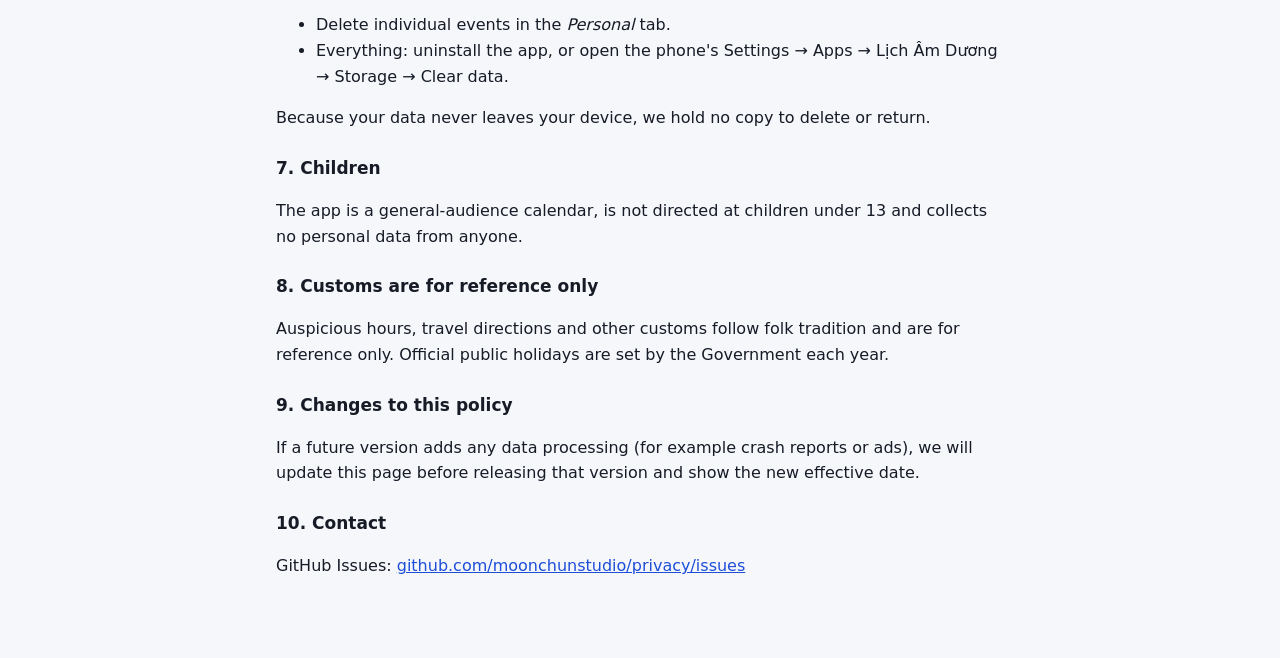
<file: lichamduong/index.html>
<!doctype html>
<html lang="vi">
<head>
  <meta charset="utf-8">
  <meta name="viewport" content="width=device-width, initial-scale=1">
  <title>Chính sách quyền riêng tư — Lịch Âm Dương</title>
  <link rel="stylesheet" href="../assets/style.css">
</head>
<body>
<main>
  <h1>Lịch Âm Dương</h1>
  <p class="muted">Ứng dụng Android <code>com.moonchun.lichamduong</code></p>
  <nav class="lang-switch">
    <a href="#vi">Tiếng Việt</a>
    <a href="#en">English</a>
  </nav>

  <!-- ===================== TIẾNG VIỆT ===================== -->
  <section id="vi" lang="vi">
    <h2>Chính sách quyền riêng tư</h2>
    <p class="muted">Có hiệu lực từ ngày 08/11/2026 · Áp dụng cho phiên bản 1.1</p>

    <p>Chính sách này giải thích ứng dụng <strong>Lịch Âm Dương</strong>, do Moonchun Studio phát triển, xử lý dữ liệu của bạn như thế nào. Tóm tắt: <strong>ứng dụng hoạt động hoàn toàn trên điện thoại, không cần mạng</strong>; không cần tài khoản, không hiển thị quảng cáo và không thu thập dữ liệu cá nhân.</p>

    <h3>1. Dữ liệu chỉ lưu trên điện thoại</h3>
    <p>Những thông tin sau được lưu trong bộ nhớ riêng của ứng dụng trên máy bạn và <strong>không được gửi đi đâu</strong>:</p>
    <ul>
      <li>Sự kiện, ngày giỗ, sinh nhật bạn tự thêm và giờ nhắc của chúng.</li>
      <li>Cài đặt: giao diện, ngày đầu tuần, giờ nhắc, nhắc mùng 1 và rằm, thông báo dịp Tết, ảnh nền widget.</li>
    </ul>
    <p>Lịch âm, ngày lễ, ghi chú theo ngày và ca dao đều được tính hoặc đóng gói sẵn trong ứng dụng.</p>

    <h3>2. Kết nối mạng</h3>
    <p>Ứng dụng <strong>không gửi dữ liệu nào qua Internet</strong>. Mọi chức năng hoạt động khi không có mạng.</p>

    <h3>3. Chia sẻ thiệp chúc Tết</h3>
    <p>Khi bạn bấm <em>Gửi thiệp chúc Tết</em>, ứng dụng tạo một ảnh thiệp trên máy rồi mở bảng chia sẻ của Android. Ảnh chỉ được gửi tới ứng dụng và người nhận do <strong>chính bạn chọn</strong>; chúng tôi không nhận bản sao nào.</p>

    <h3>4. Dữ liệu chúng tôi không thu thập</h3>
    <ul>
      <li>Không thu thập tên, email, số điện thoại, vị trí, danh bạ, ảnh hay tệp của bạn.</li>
      <li>Không có tài khoản, không đăng nhập.</li>
      <li>Không có quảng cáo, không dùng mã quảng cáo (Advertising ID).</li>
      <li>Không bán, không chia sẻ dữ liệu với bên thứ ba.</li>
    </ul>

    <h3>5. Quyền ứng dụng sử dụng</h3>
    <table>
      <tr><th>Quyền</th><th>Mục đích</th></tr>
      <tr><td>Thông báo (<code>POST_NOTIFICATIONS</code>)</td><td>Nhắc sự kiện, mùng 1, rằm và dịp Tết. Bạn có thể tắt bất cứ lúc nào.</td></tr>
      <tr><td>Chạy nền và khởi động lại (do thư viện WorkManager khai báo)</td><td>Giữ lịch nhắc sau khi khởi động lại máy</td></tr>
    </table>

    <h3>6. Xoá dữ liệu</h3>
    <ul>
      <li>Xoá từng sự kiện trong tab <em>Cá nhân</em>.</li>
      <li>Xoá toàn bộ: gỡ cài đặt ứng dụng, hoặc vào Cài đặt của điện thoại → Ứng dụng → Lịch Âm Dương → Bộ nhớ → Xoá dữ liệu.</li>
    </ul>
    <p>Vì dữ liệu không rời khỏi máy bạn, chúng tôi không có bản sao nào để xoá hay cung cấp lại.</p>

    <h3>7. Trẻ em</h3>
    <p>Ứng dụng là lịch dành cho người dùng phổ thông, không nhắm tới trẻ em dưới 13 tuổi và không thu thập dữ liệu cá nhân của bất kỳ ai.</p>

    <h3>8. Nội dung phong tục chỉ để tham khảo</h3>
    <p>Giờ hoàng đạo, hướng xuất hành và các thông tin phong tục được trình bày theo quan niệm dân gian, chỉ để tham khảo. Lịch nghỉ lễ chính thức do Chính phủ công bố hằng năm.</p>

    <h3>9. Thay đổi chính sách</h3>
    <p>Nếu phiên bản sau thêm chức năng xử lý dữ liệu (ví dụ báo cáo sự cố hoặc quảng cáo), chúng tôi sẽ cập nhật trang này trước khi phát hành phiên bản đó và ghi rõ ngày hiệu lực mới.</p>

    <h3>10. Liên hệ</h3>
    <p>GitHub Issues: <a href="https://github.com/moonchunstudio/privacy/issues">github.com/moonchunstudio/privacy/issues</a></p>
  </section>

  <hr>

  <!-- ===================== ENGLISH ===================== -->
  <section id="en" lang="en">
    <h2>Privacy Policy</h2>
    <p class="muted">Effective 8 November 2026 · Applies to version 1.1</p>

    <p>This policy explains how <strong>Lịch Âm Dương</strong> (Vietnamese lunar calendar), developed by Moonchun Studio, handles your data. In short: <strong>the app works entirely on your phone, offline</strong>; it needs no account, shows no ads and collects no personal data.</p>

    <h3>1. Data stored only on your phone</h3>
    <p>The following is kept in the app's private storage on your device and is <strong>never sent anywhere</strong>:</p>
    <ul>
      <li>Events, anniversaries and birthdays you add, and their reminder times.</li>
      <li>Settings: theme, first day of the week, reminder time, new-moon and full-moon reminders, Tết notifications, widget artwork.</li>
    </ul>
    <p>Lunar dates, holidays, daily notes and sayings are computed or bundled inside the app.</p>

    <h3>2. Network use</h3>
    <p>The app <strong>sends no data over the Internet</strong>. Every feature works offline.</p>

    <h3>3. Sharing a Tết greeting card</h3>
    <p>When you tap <em>Send Tết card</em>, the app creates an image on your device and opens the Android share sheet. The image goes only to the app and people <strong>you choose</strong>; we receive no copy.</p>

    <h3>4. Data we do not collect</h3>
    <ul>
      <li>No name, email, phone number, location, contacts, photos or files.</li>
      <li>No account and no sign-in.</li>
      <li>No ads and no Advertising ID.</li>
      <li>No selling or sharing of data with third parties.</li>
    </ul>

    <h3>5. Permissions</h3>
    <table>
      <tr><th>Permission</th><th>Purpose</th></tr>
      <tr><td>Notifications (<code>POST_NOTIFICATIONS</code>)</td><td>Event, new-moon, full-moon and Tết reminders. You can turn them off at any time.</td></tr>
      <tr><td>Background work and boot (declared by the WorkManager library)</td><td>Keep reminders scheduled after the phone restarts</td></tr>
    </table>

    <h3>6. Deleting your data</h3>
    <ul>
      <li>Delete individual events in the <em>Personal</em> tab.</li>
      <li>Everything: uninstall the app, or open the phone's Settings → Apps → Lịch Âm Dương → Storage → Clear data.</li>
    </ul>
    <p>Because your data never leaves your device, we hold no copy to delete or return.</p>

    <h3>7. Children</h3>
    <p>The app is a general-audience calendar, is not directed at children under 13 and collects no personal data from anyone.</p>

    <h3>8. Customs are for reference only</h3>
    <p>Auspicious hours, travel directions and other customs follow folk tradition and are for reference only. Official public holidays are set by the Government each year.</p>

    <h3>9. Changes to this policy</h3>
    <p>If a future version adds any data processing (for example crash reports or ads), we will update this page before releasing that version and show the new effective date.</p>

    <h3>10. Contact</h3>
    <p>GitHub Issues: <a href="https://github.com/moonchunstudio/privacy/issues">github.com/moonchunstudio/privacy/issues</a></p>
  </section>
</main>
</body>
</html>
</file>
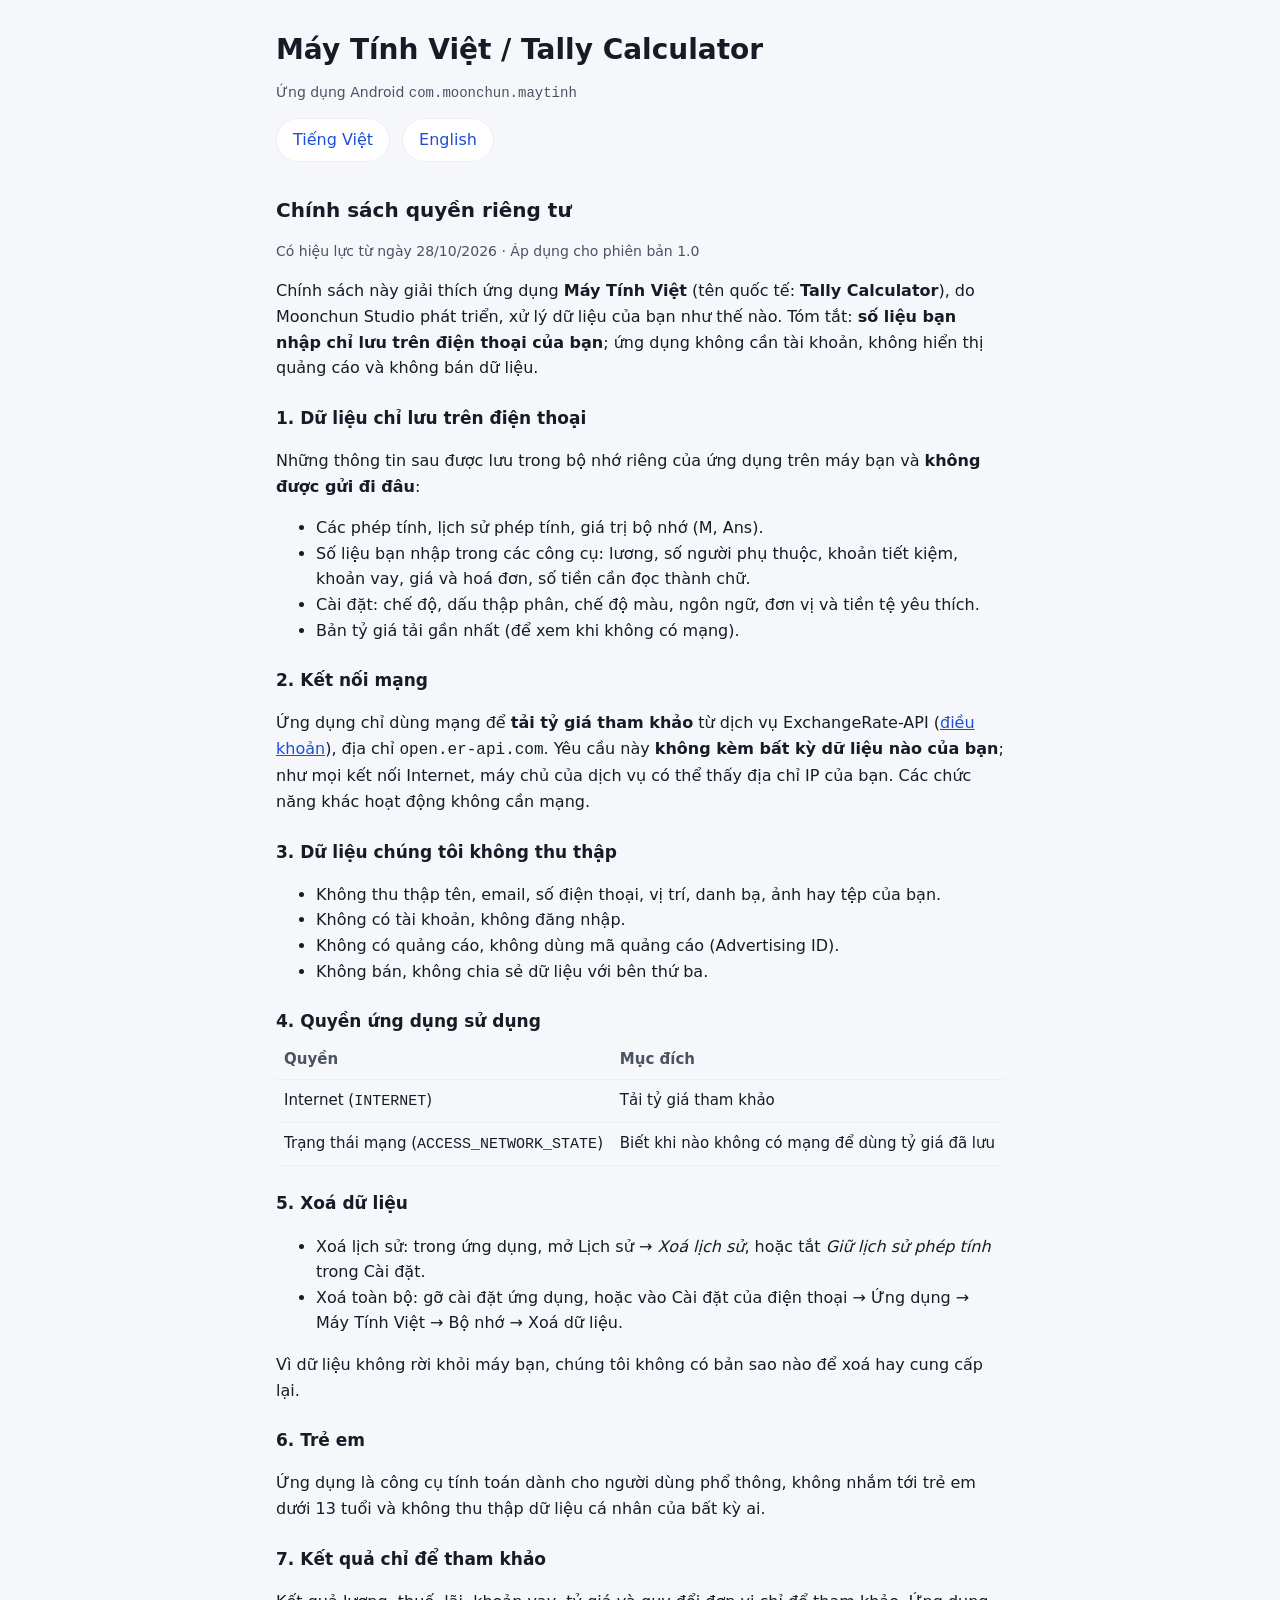
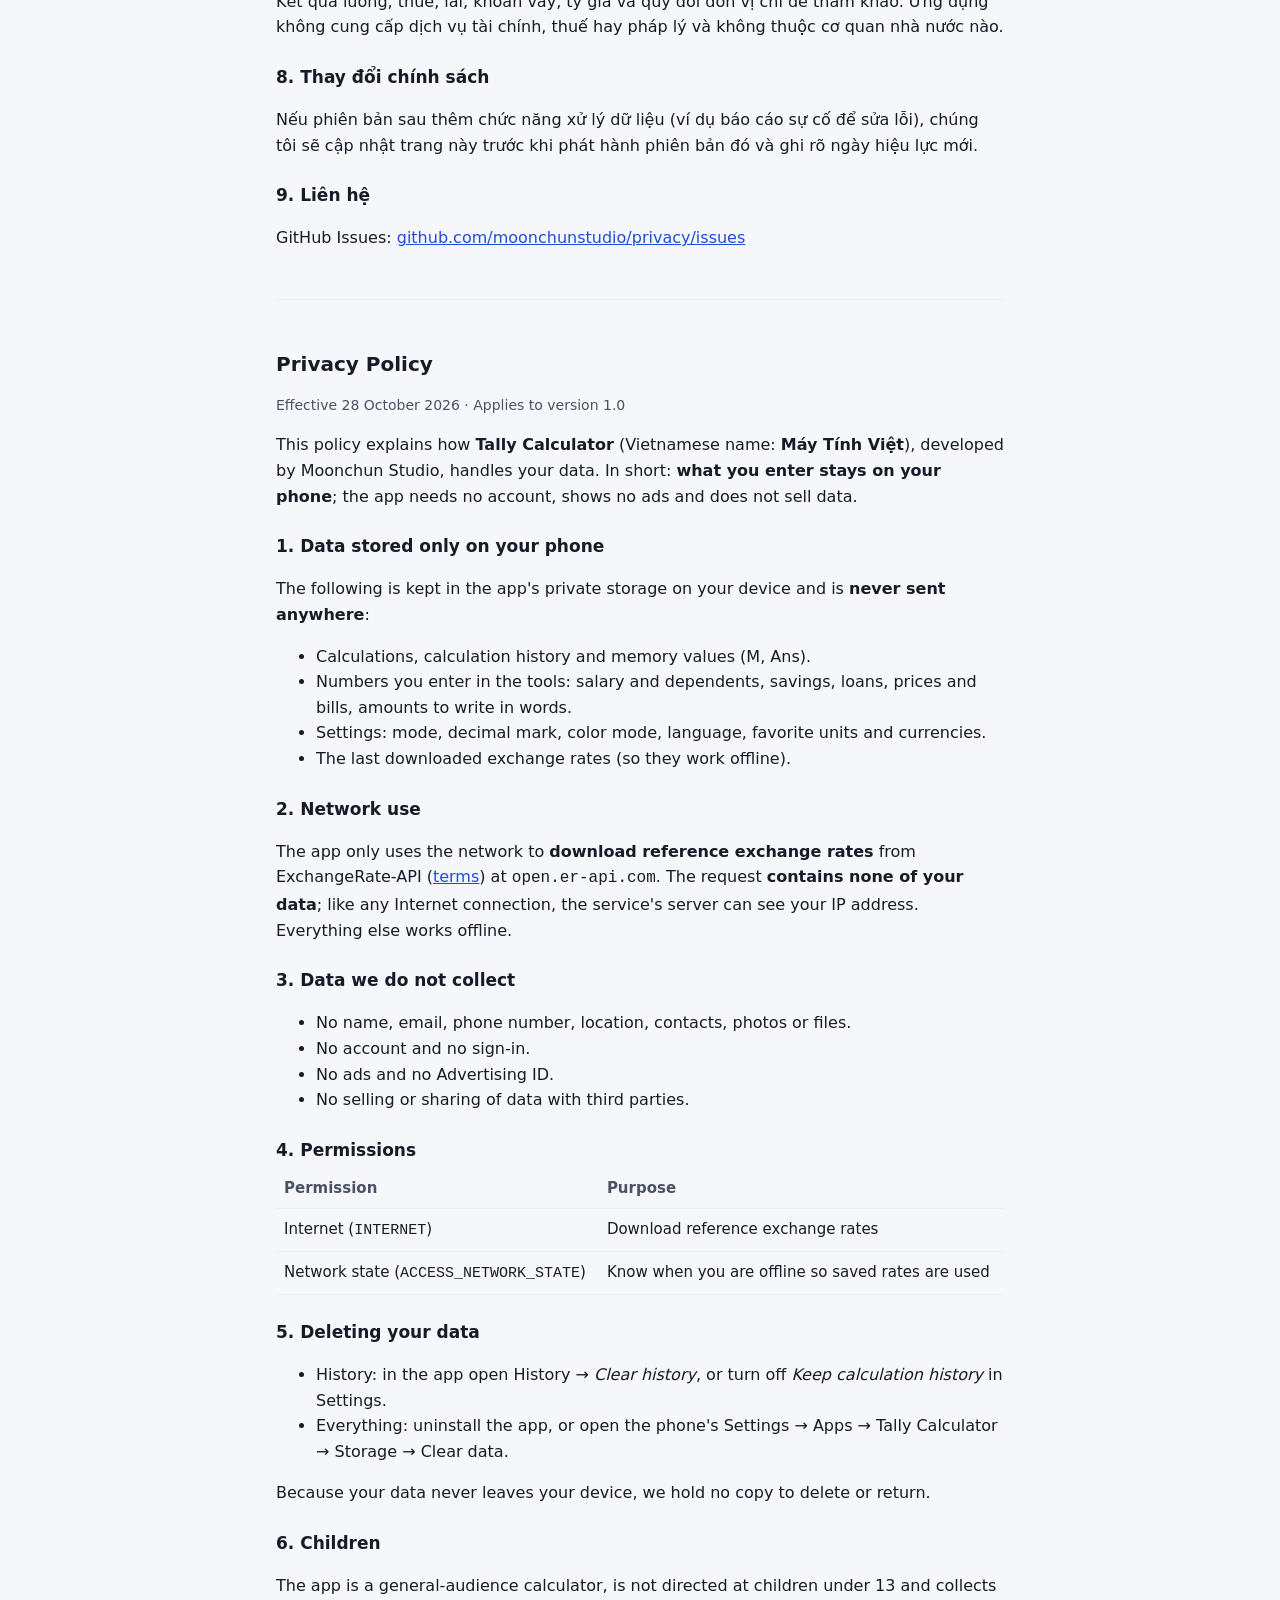
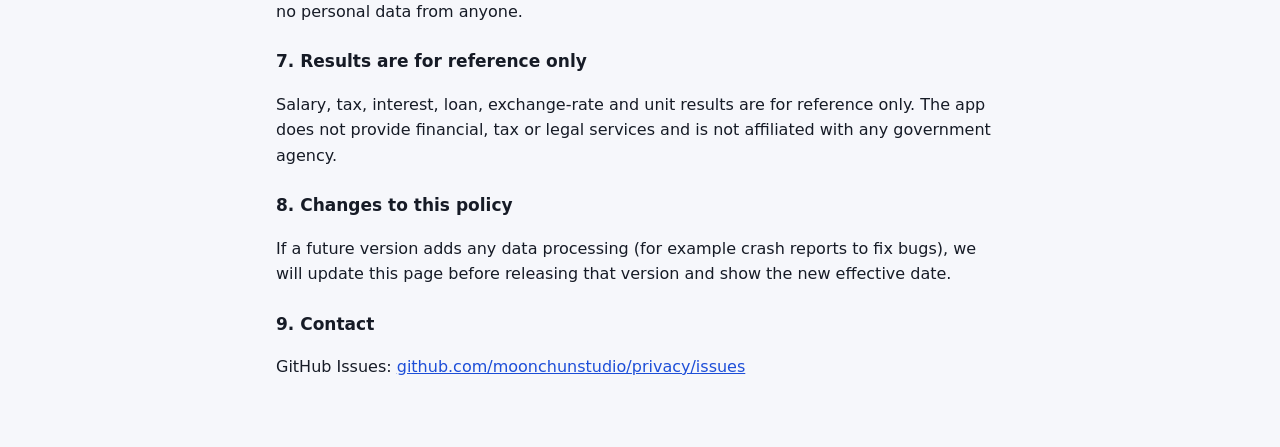
<file: maytinh/index.html>
<!doctype html>
<html lang="vi">
<head>
  <meta charset="utf-8">
  <meta name="viewport" content="width=device-width, initial-scale=1">
  <title>Chính sách quyền riêng tư — Máy Tính Việt / Tally Calculator</title>
  <link rel="stylesheet" href="../assets/style.css">
</head>
<body>
<main>
  <h1>Máy Tính Việt / Tally Calculator</h1>
  <p class="muted">Ứng dụng Android <code>com.moonchun.maytinh</code></p>
  <nav class="lang-switch">
    <a href="#vi">Tiếng Việt</a>
    <a href="#en">English</a>
  </nav>

  <!-- ===================== TIẾNG VIỆT ===================== -->
  <section id="vi" lang="vi">
    <h2>Chính sách quyền riêng tư</h2>
    <p class="muted">Có hiệu lực từ ngày 28/10/2026 · Áp dụng cho phiên bản 1.0</p>

    <p>Chính sách này giải thích ứng dụng <strong>Máy Tính Việt</strong> (tên quốc tế: <strong>Tally Calculator</strong>), do Moonchun Studio phát triển, xử lý dữ liệu của bạn như thế nào. Tóm tắt: <strong>số liệu bạn nhập chỉ lưu trên điện thoại của bạn</strong>; ứng dụng không cần tài khoản, không hiển thị quảng cáo và không bán dữ liệu.</p>

    <h3>1. Dữ liệu chỉ lưu trên điện thoại</h3>
    <p>Những thông tin sau được lưu trong bộ nhớ riêng của ứng dụng trên máy bạn và <strong>không được gửi đi đâu</strong>:</p>
    <ul>
      <li>Các phép tính, lịch sử phép tính, giá trị bộ nhớ (M, Ans).</li>
      <li>Số liệu bạn nhập trong các công cụ: lương, số người phụ thuộc, khoản tiết kiệm, khoản vay, giá và hoá đơn, số tiền cần đọc thành chữ.</li>
      <li>Cài đặt: chế độ, dấu thập phân, chế độ màu, ngôn ngữ, đơn vị và tiền tệ yêu thích.</li>
      <li>Bản tỷ giá tải gần nhất (để xem khi không có mạng).</li>
    </ul>

    <h3>2. Kết nối mạng</h3>
    <p>Ứng dụng chỉ dùng mạng để <strong>tải tỷ giá tham khảo</strong> từ dịch vụ ExchangeRate-API (<a href="https://www.exchangerate-api.com/terms">điều khoản</a>), địa chỉ <code>open.er-api.com</code>. Yêu cầu này <strong>không kèm bất kỳ dữ liệu nào của bạn</strong>; như mọi kết nối Internet, máy chủ của dịch vụ có thể thấy địa chỉ IP của bạn. Các chức năng khác hoạt động không cần mạng.</p>

    <h3>3. Dữ liệu chúng tôi không thu thập</h3>
    <ul>
      <li>Không thu thập tên, email, số điện thoại, vị trí, danh bạ, ảnh hay tệp của bạn.</li>
      <li>Không có tài khoản, không đăng nhập.</li>
      <li>Không có quảng cáo, không dùng mã quảng cáo (Advertising ID).</li>
      <li>Không bán, không chia sẻ dữ liệu với bên thứ ba.</li>
    </ul>

    <h3>4. Quyền ứng dụng sử dụng</h3>
    <table>
      <tr><th>Quyền</th><th>Mục đích</th></tr>
      <tr><td>Internet (<code>INTERNET</code>)</td><td>Tải tỷ giá tham khảo</td></tr>
      <tr><td>Trạng thái mạng (<code>ACCESS_NETWORK_STATE</code>)</td><td>Biết khi nào không có mạng để dùng tỷ giá đã lưu</td></tr>
    </table>

    <h3>5. Xoá dữ liệu</h3>
    <ul>
      <li>Xoá lịch sử: trong ứng dụng, mở Lịch sử → <em>Xoá lịch sử</em>, hoặc tắt <em>Giữ lịch sử phép tính</em> trong Cài đặt.</li>
      <li>Xoá toàn bộ: gỡ cài đặt ứng dụng, hoặc vào Cài đặt của điện thoại → Ứng dụng → Máy Tính Việt → Bộ nhớ → Xoá dữ liệu.</li>
    </ul>
    <p>Vì dữ liệu không rời khỏi máy bạn, chúng tôi không có bản sao nào để xoá hay cung cấp lại.</p>

    <h3>6. Trẻ em</h3>
    <p>Ứng dụng là công cụ tính toán dành cho người dùng phổ thông, không nhắm tới trẻ em dưới 13 tuổi và không thu thập dữ liệu cá nhân của bất kỳ ai.</p>

    <h3>7. Kết quả chỉ để tham khảo</h3>
    <p>Kết quả lương, thuế, lãi, khoản vay, tỷ giá và quy đổi đơn vị chỉ để tham khảo. Ứng dụng không cung cấp dịch vụ tài chính, thuế hay pháp lý và không thuộc cơ quan nhà nước nào.</p>

    <h3>8. Thay đổi chính sách</h3>
    <p>Nếu phiên bản sau thêm chức năng xử lý dữ liệu (ví dụ báo cáo sự cố để sửa lỗi), chúng tôi sẽ cập nhật trang này trước khi phát hành phiên bản đó và ghi rõ ngày hiệu lực mới.</p>

    <h3>9. Liên hệ</h3>
    <p>GitHub Issues: <a href="https://github.com/moonchunstudio/privacy/issues">github.com/moonchunstudio/privacy/issues</a></p>
  </section>

  <hr>

  <!-- ===================== ENGLISH ===================== -->
  <section id="en" lang="en">
    <h2>Privacy Policy</h2>
    <p class="muted">Effective 28 October 2026 · Applies to version 1.0</p>

    <p>This policy explains how <strong>Tally Calculator</strong> (Vietnamese name: <strong>Máy Tính Việt</strong>), developed by Moonchun Studio, handles your data. In short: <strong>what you enter stays on your phone</strong>; the app needs no account, shows no ads and does not sell data.</p>

    <h3>1. Data stored only on your phone</h3>
    <p>The following is kept in the app's private storage on your device and is <strong>never sent anywhere</strong>:</p>
    <ul>
      <li>Calculations, calculation history and memory values (M, Ans).</li>
      <li>Numbers you enter in the tools: salary and dependents, savings, loans, prices and bills, amounts to write in words.</li>
      <li>Settings: mode, decimal mark, color mode, language, favorite units and currencies.</li>
      <li>The last downloaded exchange rates (so they work offline).</li>
    </ul>

    <h3>2. Network use</h3>
    <p>The app only uses the network to <strong>download reference exchange rates</strong> from ExchangeRate-API (<a href="https://www.exchangerate-api.com/terms">terms</a>) at <code>open.er-api.com</code>. The request <strong>contains none of your data</strong>; like any Internet connection, the service's server can see your IP address. Everything else works offline.</p>

    <h3>3. Data we do not collect</h3>
    <ul>
      <li>No name, email, phone number, location, contacts, photos or files.</li>
      <li>No account and no sign-in.</li>
      <li>No ads and no Advertising ID.</li>
      <li>No selling or sharing of data with third parties.</li>
    </ul>

    <h3>4. Permissions</h3>
    <table>
      <tr><th>Permission</th><th>Purpose</th></tr>
      <tr><td>Internet (<code>INTERNET</code>)</td><td>Download reference exchange rates</td></tr>
      <tr><td>Network state (<code>ACCESS_NETWORK_STATE</code>)</td><td>Know when you are offline so saved rates are used</td></tr>
    </table>

    <h3>5. Deleting your data</h3>
    <ul>
      <li>History: in the app open History → <em>Clear history</em>, or turn off <em>Keep calculation history</em> in Settings.</li>
      <li>Everything: uninstall the app, or open the phone's Settings → Apps → Tally Calculator → Storage → Clear data.</li>
    </ul>
    <p>Because your data never leaves your device, we hold no copy to delete or return.</p>

    <h3>6. Children</h3>
    <p>The app is a general-audience calculator, is not directed at children under 13 and collects no personal data from anyone.</p>

    <h3>7. Results are for reference only</h3>
    <p>Salary, tax, interest, loan, exchange-rate and unit results are for reference only. The app does not provide financial, tax or legal services and is not affiliated with any government agency.</p>

    <h3>8. Changes to this policy</h3>
    <p>If a future version adds any data processing (for example crash reports to fix bugs), we will update this page before releasing that version and show the new effective date.</p>

    <h3>9. Contact</h3>
    <p>GitHub Issues: <a href="https://github.com/moonchunstudio/privacy/issues">github.com/moonchunstudio/privacy/issues</a></p>
  </section>
</main>
</body>
</html>
</file>
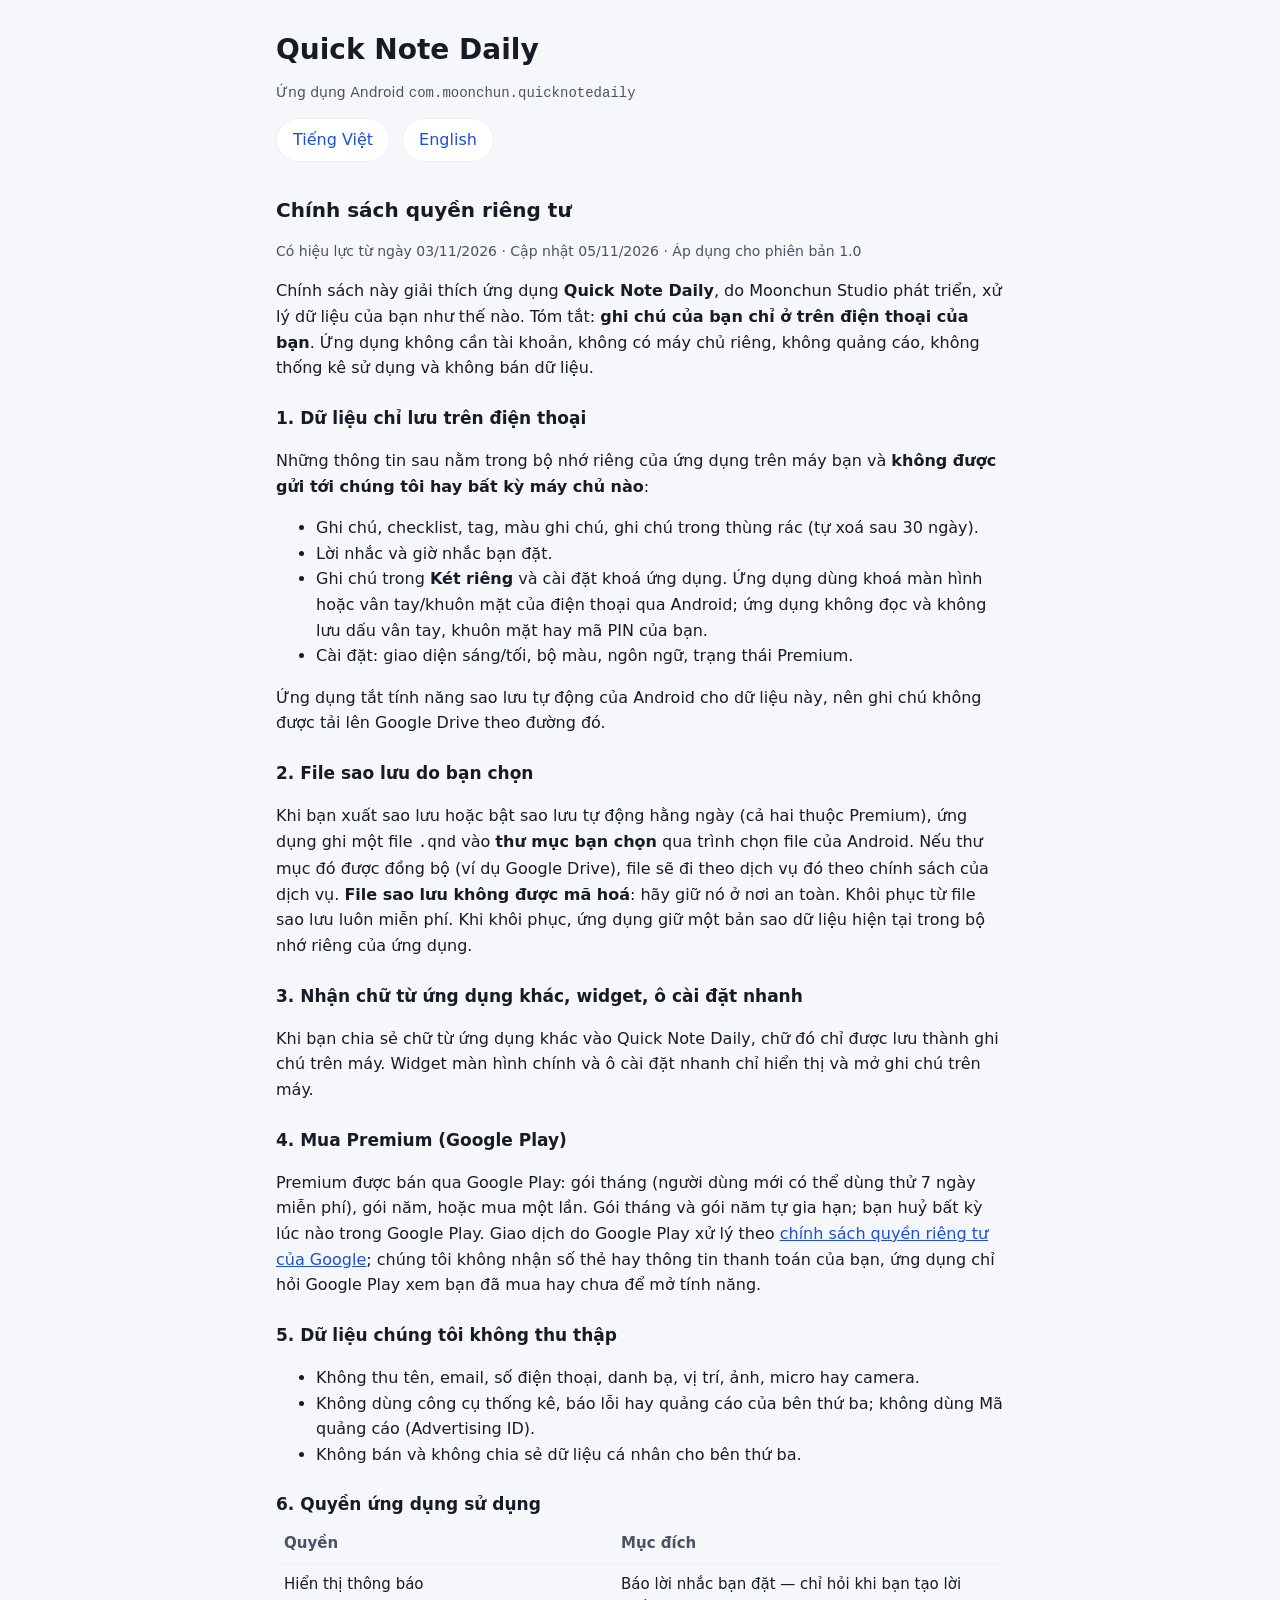
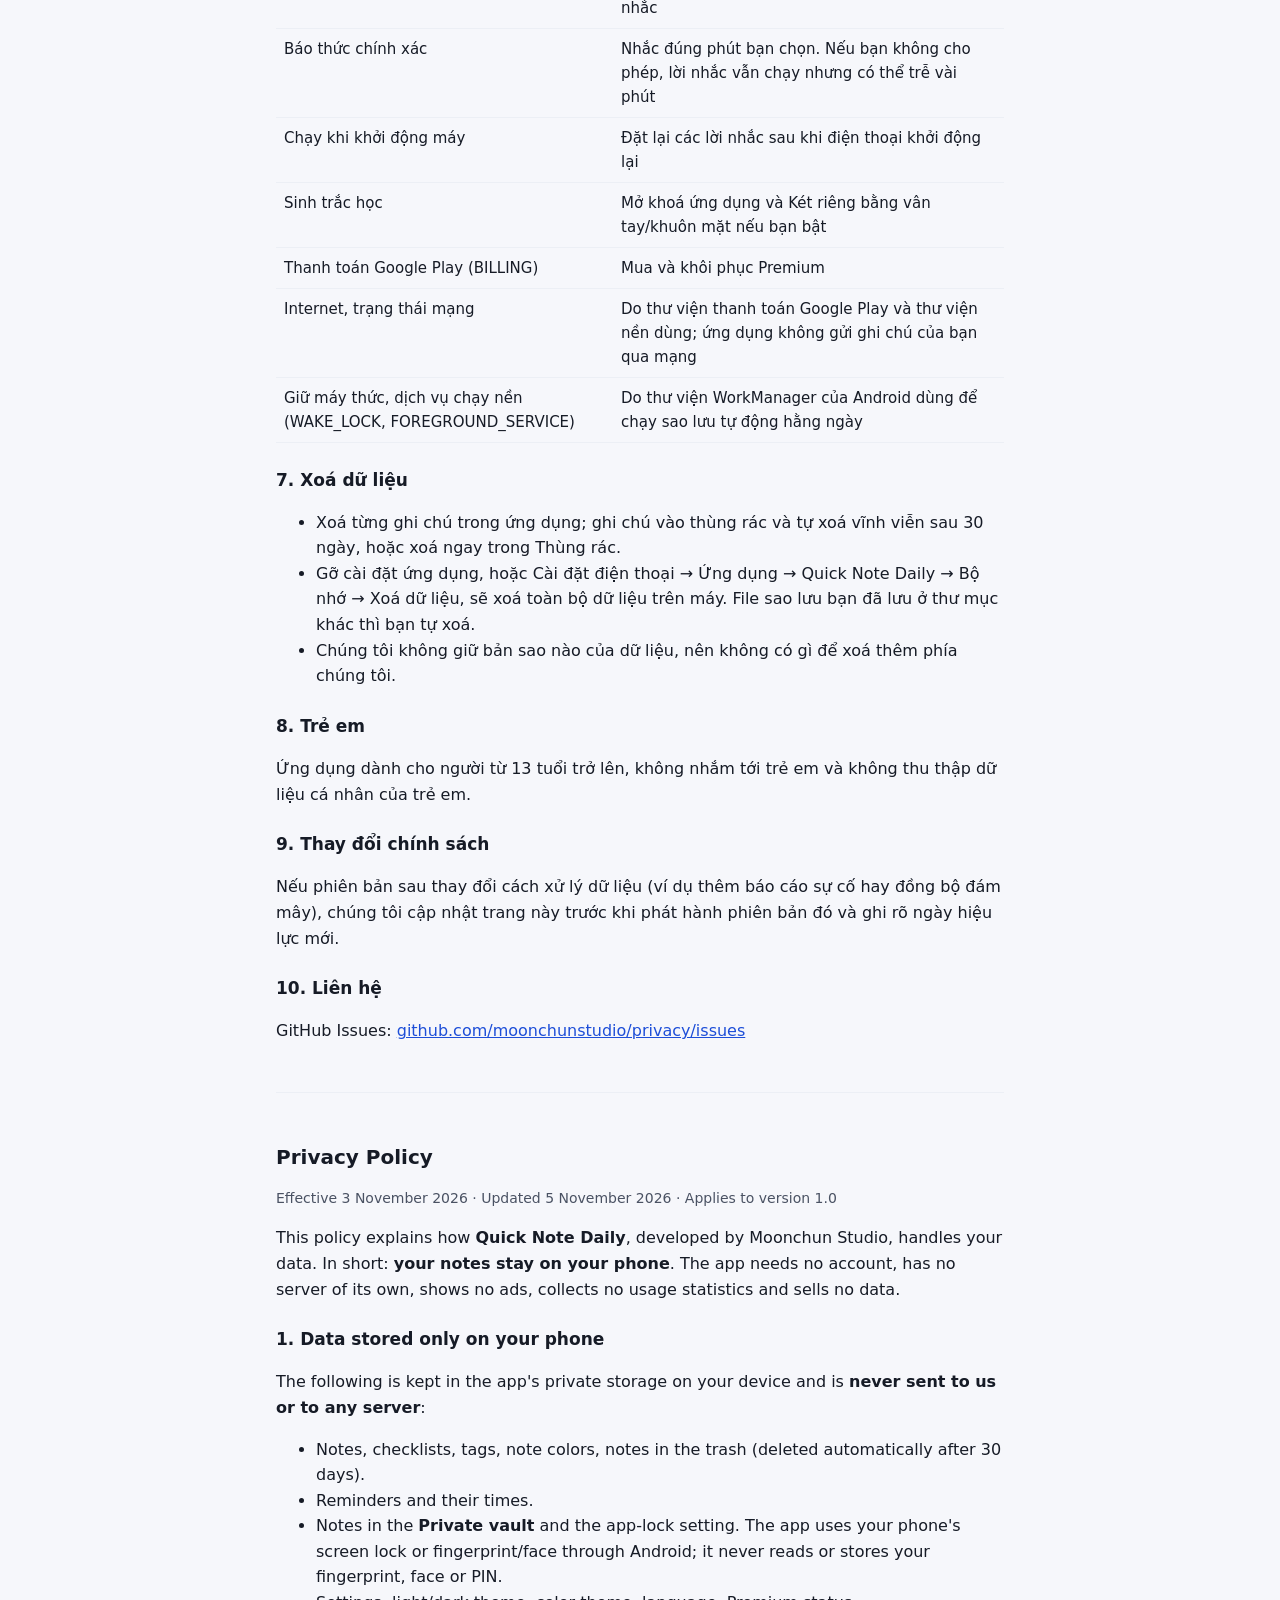
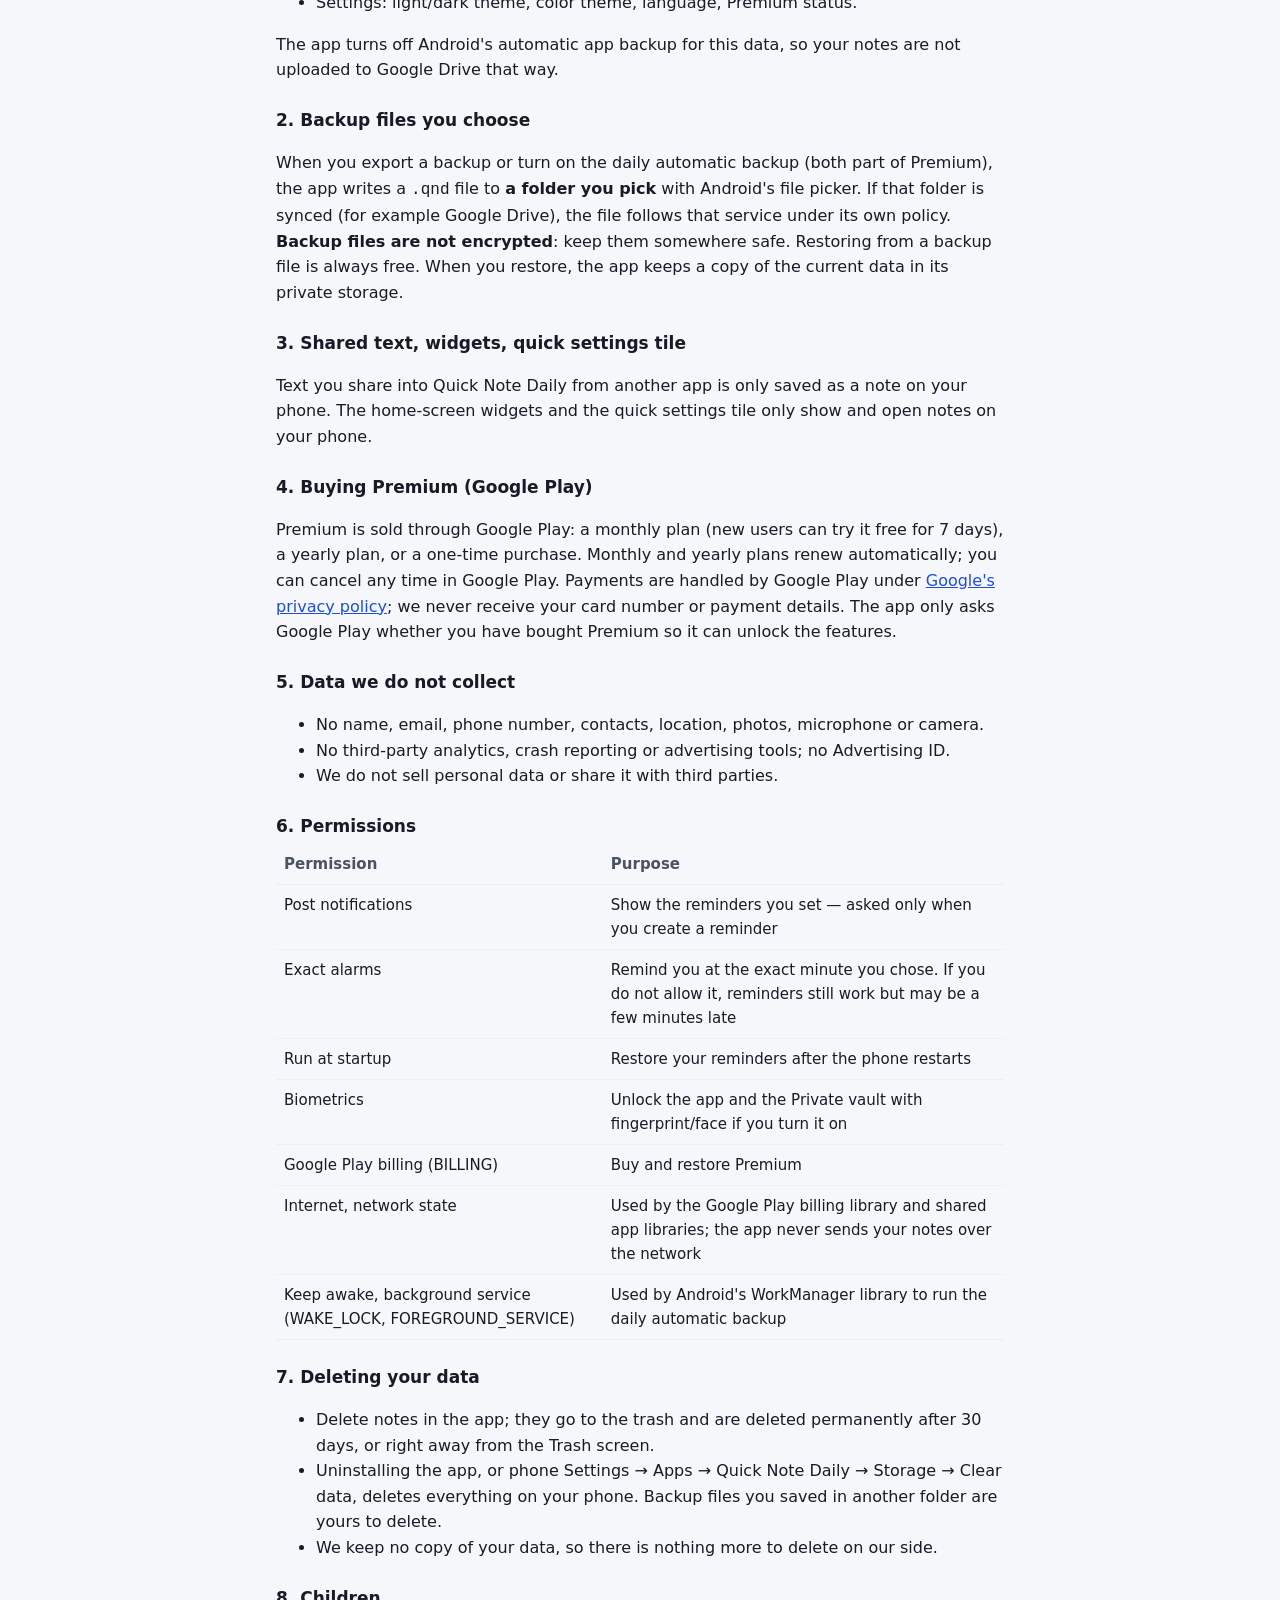
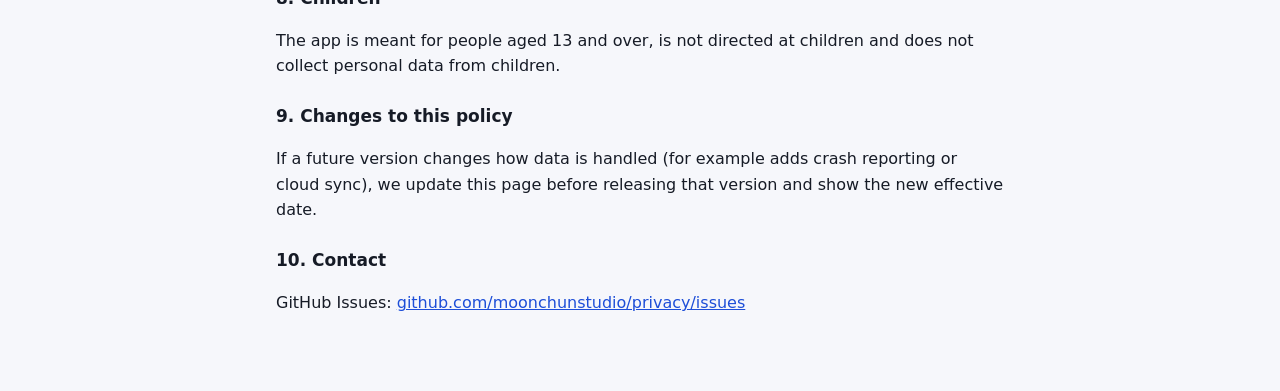
<file: quicknotedaily/index.html>
<!doctype html>
<html lang="vi">
<head>
  <meta charset="utf-8">
  <meta name="viewport" content="width=device-width, initial-scale=1">
  <title>Chính sách quyền riêng tư — Quick Note Daily</title>
  <link rel="stylesheet" href="../assets/style.css">
</head>
<!--
  Chính sách riêng tư của Quick Note Daily (com.moonchun.quicknotedaily), đăng ở repo công khai moonchunstudio/privacy
  → https://moonchunstudio.github.io/privacy/quicknotedaily/
  Khớp 3 nơi: trang này = Data safety (docs/apps/quicknotedaily/05-report.md) = hành vi thật của app
  (manifest release đã merge, appKit { billing(); appLock(); reminders() }, không Firebase, không backend).
  Sửa trang này TRƯỚC khi phát hành bản thay đổi cách dùng dữ liệu (vd bật Firebase Crashlytics).
-->
<body>
<main>
  <h1>Quick Note Daily</h1>
  <p class="muted">Ứng dụng Android <code>com.moonchun.quicknotedaily</code></p>
  <nav class="lang-switch">
    <a href="#vi">Tiếng Việt</a>
    <a href="#en">English</a>
  </nav>

  <!-- ===================== TIẾNG VIỆT ===================== -->
  <section id="vi" lang="vi">
    <h2>Chính sách quyền riêng tư</h2>
    <p class="muted">Có hiệu lực từ ngày 03/11/2026 · Cập nhật 05/11/2026 · Áp dụng cho phiên bản 1.0</p>

    <p>Chính sách này giải thích ứng dụng <strong>Quick Note Daily</strong>, do Moonchun Studio phát triển, xử lý dữ liệu của bạn như thế nào. Tóm tắt: <strong>ghi chú của bạn chỉ ở trên điện thoại của bạn</strong>. Ứng dụng không cần tài khoản, không có máy chủ riêng, không quảng cáo, không thống kê sử dụng và không bán dữ liệu.</p>

    <h3>1. Dữ liệu chỉ lưu trên điện thoại</h3>
    <p>Những thông tin sau nằm trong bộ nhớ riêng của ứng dụng trên máy bạn và <strong>không được gửi tới chúng tôi hay bất kỳ máy chủ nào</strong>:</p>
    <ul>
      <li>Ghi chú, checklist, tag, màu ghi chú, ghi chú trong thùng rác (tự xoá sau 30 ngày).</li>
      <li>Lời nhắc và giờ nhắc bạn đặt.</li>
      <li>Ghi chú trong <strong>Két riêng</strong> và cài đặt khoá ứng dụng. Ứng dụng dùng khoá màn hình hoặc vân tay/khuôn mặt của điện thoại qua Android; ứng dụng không đọc và không lưu dấu vân tay, khuôn mặt hay mã PIN của bạn.</li>
      <li>Cài đặt: giao diện sáng/tối, bộ màu, ngôn ngữ, trạng thái Premium.</li>
    </ul>
    <p>Ứng dụng tắt tính năng sao lưu tự động của Android cho dữ liệu này, nên ghi chú không được tải lên Google Drive theo đường đó.</p>

    <h3>2. File sao lưu do bạn chọn</h3>
    <p>Khi bạn xuất sao lưu hoặc bật sao lưu tự động hằng ngày (cả hai thuộc Premium), ứng dụng ghi một file <code>.qnd</code> vào <strong>thư mục bạn chọn</strong> qua trình chọn file của Android. Nếu thư mục đó được đồng bộ (ví dụ Google Drive), file sẽ đi theo dịch vụ đó theo chính sách của dịch vụ. <strong>File sao lưu không được mã hoá</strong>: hãy giữ nó ở nơi an toàn. Khôi phục từ file sao lưu luôn miễn phí. Khi khôi phục, ứng dụng giữ một bản sao dữ liệu hiện tại trong bộ nhớ riêng của ứng dụng.</p>

    <h3>3. Nhận chữ từ ứng dụng khác, widget, ô cài đặt nhanh</h3>
    <p>Khi bạn chia sẻ chữ từ ứng dụng khác vào Quick Note Daily, chữ đó chỉ được lưu thành ghi chú trên máy. Widget màn hình chính và ô cài đặt nhanh chỉ hiển thị và mở ghi chú trên máy.</p>

    <h3>4. Mua Premium (Google Play)</h3>
    <p>Premium được bán qua Google Play: gói tháng (người dùng mới có thể dùng thử 7 ngày miễn phí), gói năm, hoặc mua một lần. Gói tháng và gói năm tự gia hạn; bạn huỷ bất kỳ lúc nào trong Google Play. Giao dịch do Google Play xử lý theo <a href="https://policies.google.com/privacy">chính sách quyền riêng tư của Google</a>; chúng tôi không nhận số thẻ hay thông tin thanh toán của bạn, ứng dụng chỉ hỏi Google Play xem bạn đã mua hay chưa để mở tính năng.</p>

    <h3>5. Dữ liệu chúng tôi không thu thập</h3>
    <ul>
      <li>Không thu tên, email, số điện thoại, danh bạ, vị trí, ảnh, micro hay camera.</li>
      <li>Không dùng công cụ thống kê, báo lỗi hay quảng cáo của bên thứ ba; không dùng Mã quảng cáo (Advertising ID).</li>
      <li>Không bán và không chia sẻ dữ liệu cá nhân cho bên thứ ba.</li>
    </ul>

    <h3>6. Quyền ứng dụng sử dụng</h3>
    <table>
      <tr><th>Quyền</th><th>Mục đích</th></tr>
      <tr><td>Hiển thị thông báo</td><td>Báo lời nhắc bạn đặt — chỉ hỏi khi bạn tạo lời nhắc</td></tr>
      <tr><td>Báo thức chính xác</td><td>Nhắc đúng phút bạn chọn. Nếu bạn không cho phép, lời nhắc vẫn chạy nhưng có thể trễ vài phút</td></tr>
      <tr><td>Chạy khi khởi động máy</td><td>Đặt lại các lời nhắc sau khi điện thoại khởi động lại</td></tr>
      <tr><td>Sinh trắc học</td><td>Mở khoá ứng dụng và Két riêng bằng vân tay/khuôn mặt nếu bạn bật</td></tr>
      <tr><td>Thanh toán Google Play (BILLING)</td><td>Mua và khôi phục Premium</td></tr>
      <tr><td>Internet, trạng thái mạng</td><td>Do thư viện thanh toán Google Play và thư viện nền dùng; ứng dụng không gửi ghi chú của bạn qua mạng</td></tr>
      <tr><td>Giữ máy thức, dịch vụ chạy nền (WAKE_LOCK, FOREGROUND_SERVICE)</td><td>Do thư viện WorkManager của Android dùng để chạy sao lưu tự động hằng ngày</td></tr>
    </table>

    <h3>7. Xoá dữ liệu</h3>
    <ul>
      <li>Xoá từng ghi chú trong ứng dụng; ghi chú vào thùng rác và tự xoá vĩnh viễn sau 30 ngày, hoặc xoá ngay trong Thùng rác.</li>
      <li>Gỡ cài đặt ứng dụng, hoặc Cài đặt điện thoại → Ứng dụng → Quick Note Daily → Bộ nhớ → Xoá dữ liệu, sẽ xoá toàn bộ dữ liệu trên máy. File sao lưu bạn đã lưu ở thư mục khác thì bạn tự xoá.</li>
      <li>Chúng tôi không giữ bản sao nào của dữ liệu, nên không có gì để xoá thêm phía chúng tôi.</li>
    </ul>

    <h3>8. Trẻ em</h3>
    <p>Ứng dụng dành cho người từ 13 tuổi trở lên, không nhắm tới trẻ em và không thu thập dữ liệu cá nhân của trẻ em.</p>

    <h3>9. Thay đổi chính sách</h3>
    <p>Nếu phiên bản sau thay đổi cách xử lý dữ liệu (ví dụ thêm báo cáo sự cố hay đồng bộ đám mây), chúng tôi cập nhật trang này trước khi phát hành phiên bản đó và ghi rõ ngày hiệu lực mới.</p>

    <h3>10. Liên hệ</h3>
    <p>GitHub Issues: <a href="https://github.com/moonchunstudio/privacy/issues">github.com/moonchunstudio/privacy/issues</a></p>
  </section>

  <hr>

  <!-- ===================== ENGLISH ===================== -->
  <section id="en" lang="en">
    <h2>Privacy Policy</h2>
    <p class="muted">Effective 3 November 2026 · Updated 5 November 2026 · Applies to version 1.0</p>

    <p>This policy explains how <strong>Quick Note Daily</strong>, developed by Moonchun Studio, handles your data. In short: <strong>your notes stay on your phone</strong>. The app needs no account, has no server of its own, shows no ads, collects no usage statistics and sells no data.</p>

    <h3>1. Data stored only on your phone</h3>
    <p>The following is kept in the app's private storage on your device and is <strong>never sent to us or to any server</strong>:</p>
    <ul>
      <li>Notes, checklists, tags, note colors, notes in the trash (deleted automatically after 30 days).</li>
      <li>Reminders and their times.</li>
      <li>Notes in the <strong>Private vault</strong> and the app-lock setting. The app uses your phone's screen lock or fingerprint/face through Android; it never reads or stores your fingerprint, face or PIN.</li>
      <li>Settings: light/dark theme, color theme, language, Premium status.</li>
    </ul>
    <p>The app turns off Android's automatic app backup for this data, so your notes are not uploaded to Google Drive that way.</p>

    <h3>2. Backup files you choose</h3>
    <p>When you export a backup or turn on the daily automatic backup (both part of Premium), the app writes a <code>.qnd</code> file to <strong>a folder you pick</strong> with Android's file picker. If that folder is synced (for example Google Drive), the file follows that service under its own policy. <strong>Backup files are not encrypted</strong>: keep them somewhere safe. Restoring from a backup file is always free. When you restore, the app keeps a copy of the current data in its private storage.</p>

    <h3>3. Shared text, widgets, quick settings tile</h3>
    <p>Text you share into Quick Note Daily from another app is only saved as a note on your phone. The home-screen widgets and the quick settings tile only show and open notes on your phone.</p>

    <h3>4. Buying Premium (Google Play)</h3>
    <p>Premium is sold through Google Play: a monthly plan (new users can try it free for 7 days), a yearly plan, or a one-time purchase. Monthly and yearly plans renew automatically; you can cancel any time in Google Play. Payments are handled by Google Play under <a href="https://policies.google.com/privacy">Google's privacy policy</a>; we never receive your card number or payment details. The app only asks Google Play whether you have bought Premium so it can unlock the features.</p>

    <h3>5. Data we do not collect</h3>
    <ul>
      <li>No name, email, phone number, contacts, location, photos, microphone or camera.</li>
      <li>No third-party analytics, crash reporting or advertising tools; no Advertising ID.</li>
      <li>We do not sell personal data or share it with third parties.</li>
    </ul>

    <h3>6. Permissions</h3>
    <table>
      <tr><th>Permission</th><th>Purpose</th></tr>
      <tr><td>Post notifications</td><td>Show the reminders you set — asked only when you create a reminder</td></tr>
      <tr><td>Exact alarms</td><td>Remind you at the exact minute you chose. If you do not allow it, reminders still work but may be a few minutes late</td></tr>
      <tr><td>Run at startup</td><td>Restore your reminders after the phone restarts</td></tr>
      <tr><td>Biometrics</td><td>Unlock the app and the Private vault with fingerprint/face if you turn it on</td></tr>
      <tr><td>Google Play billing (BILLING)</td><td>Buy and restore Premium</td></tr>
      <tr><td>Internet, network state</td><td>Used by the Google Play billing library and shared app libraries; the app never sends your notes over the network</td></tr>
      <tr><td>Keep awake, background service (WAKE_LOCK, FOREGROUND_SERVICE)</td><td>Used by Android's WorkManager library to run the daily automatic backup</td></tr>
    </table>

    <h3>7. Deleting your data</h3>
    <ul>
      <li>Delete notes in the app; they go to the trash and are deleted permanently after 30 days, or right away from the Trash screen.</li>
      <li>Uninstalling the app, or phone Settings → Apps → Quick Note Daily → Storage → Clear data, deletes everything on your phone. Backup files you saved in another folder are yours to delete.</li>
      <li>We keep no copy of your data, so there is nothing more to delete on our side.</li>
    </ul>

    <h3>8. Children</h3>
    <p>The app is meant for people aged 13 and over, is not directed at children and does not collect personal data from children.</p>

    <h3>9. Changes to this policy</h3>
    <p>If a future version changes how data is handled (for example adds crash reporting or cloud sync), we update this page before releasing that version and show the new effective date.</p>

    <h3>10. Contact</h3>
    <p>GitHub Issues: <a href="https://github.com/moonchunstudio/privacy/issues">github.com/moonchunstudio/privacy/issues</a></p>
  </section>
</main>
</body>
</html>
</file>
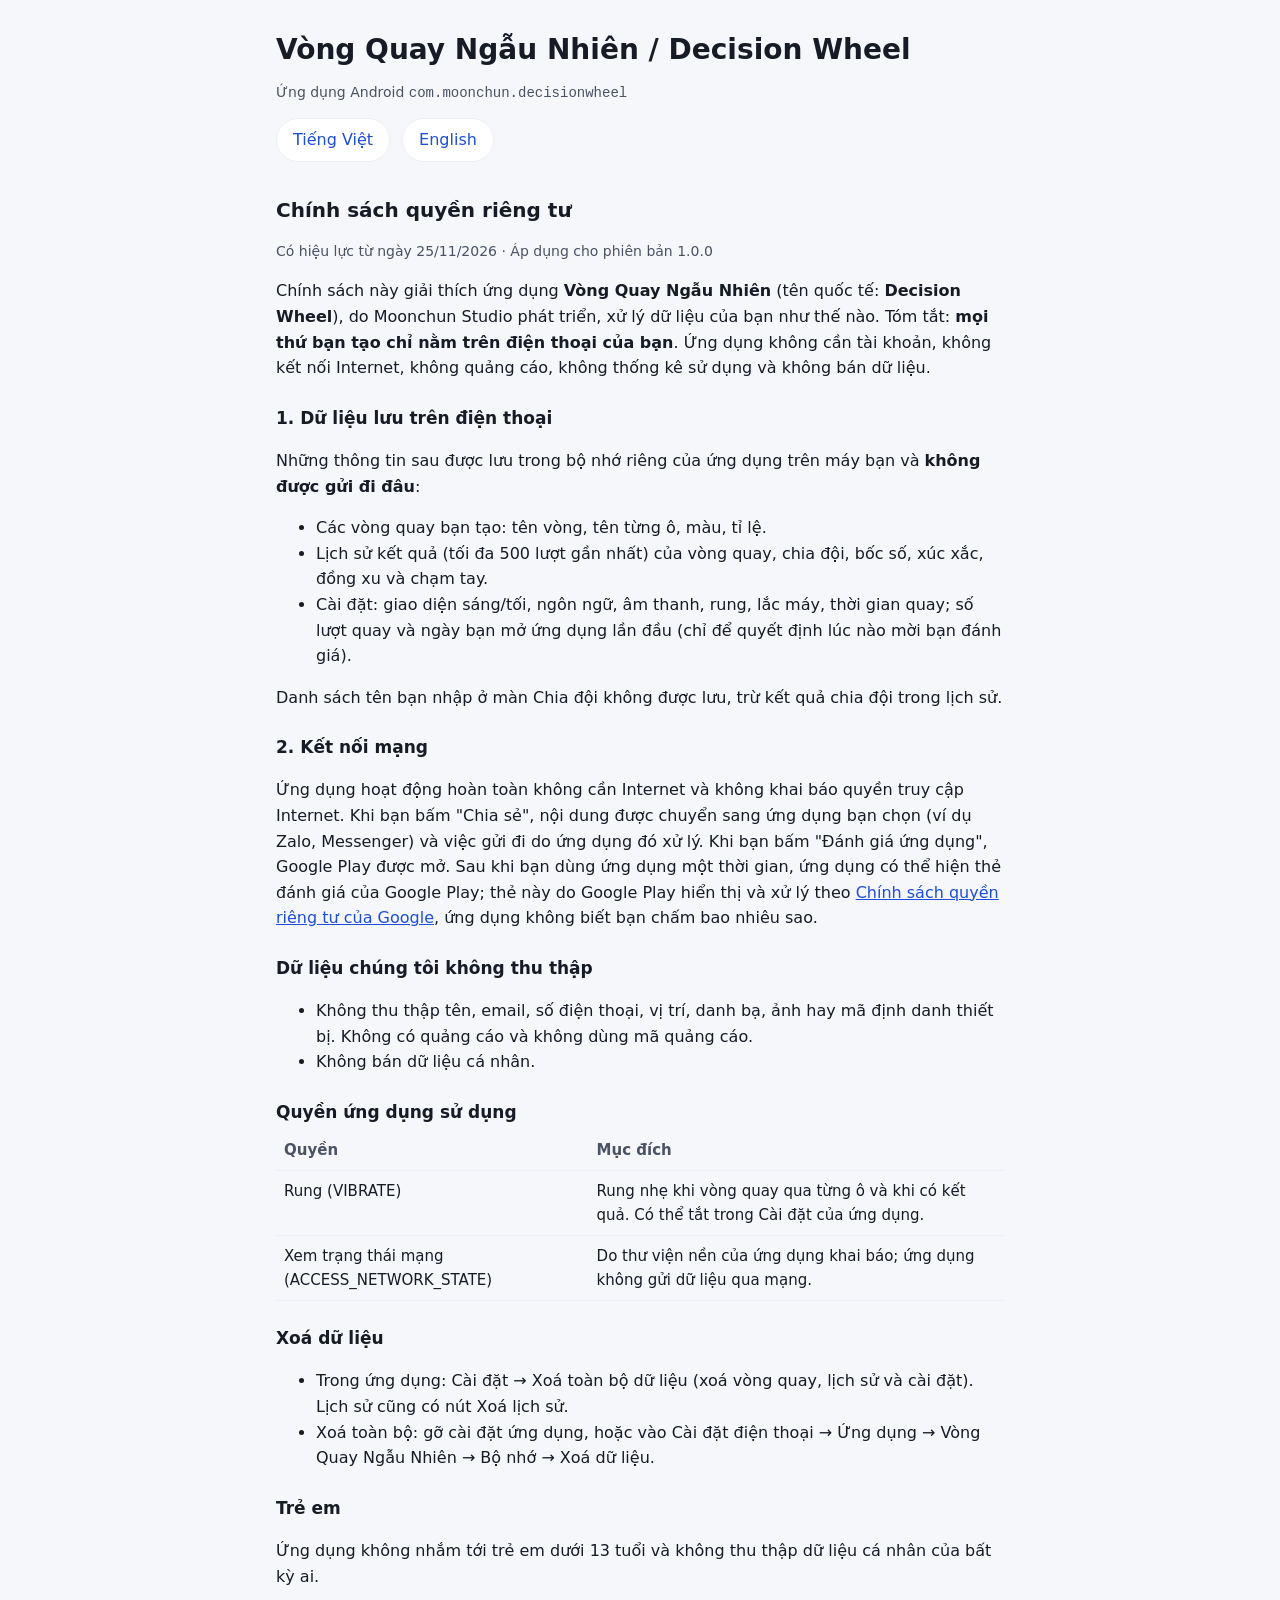
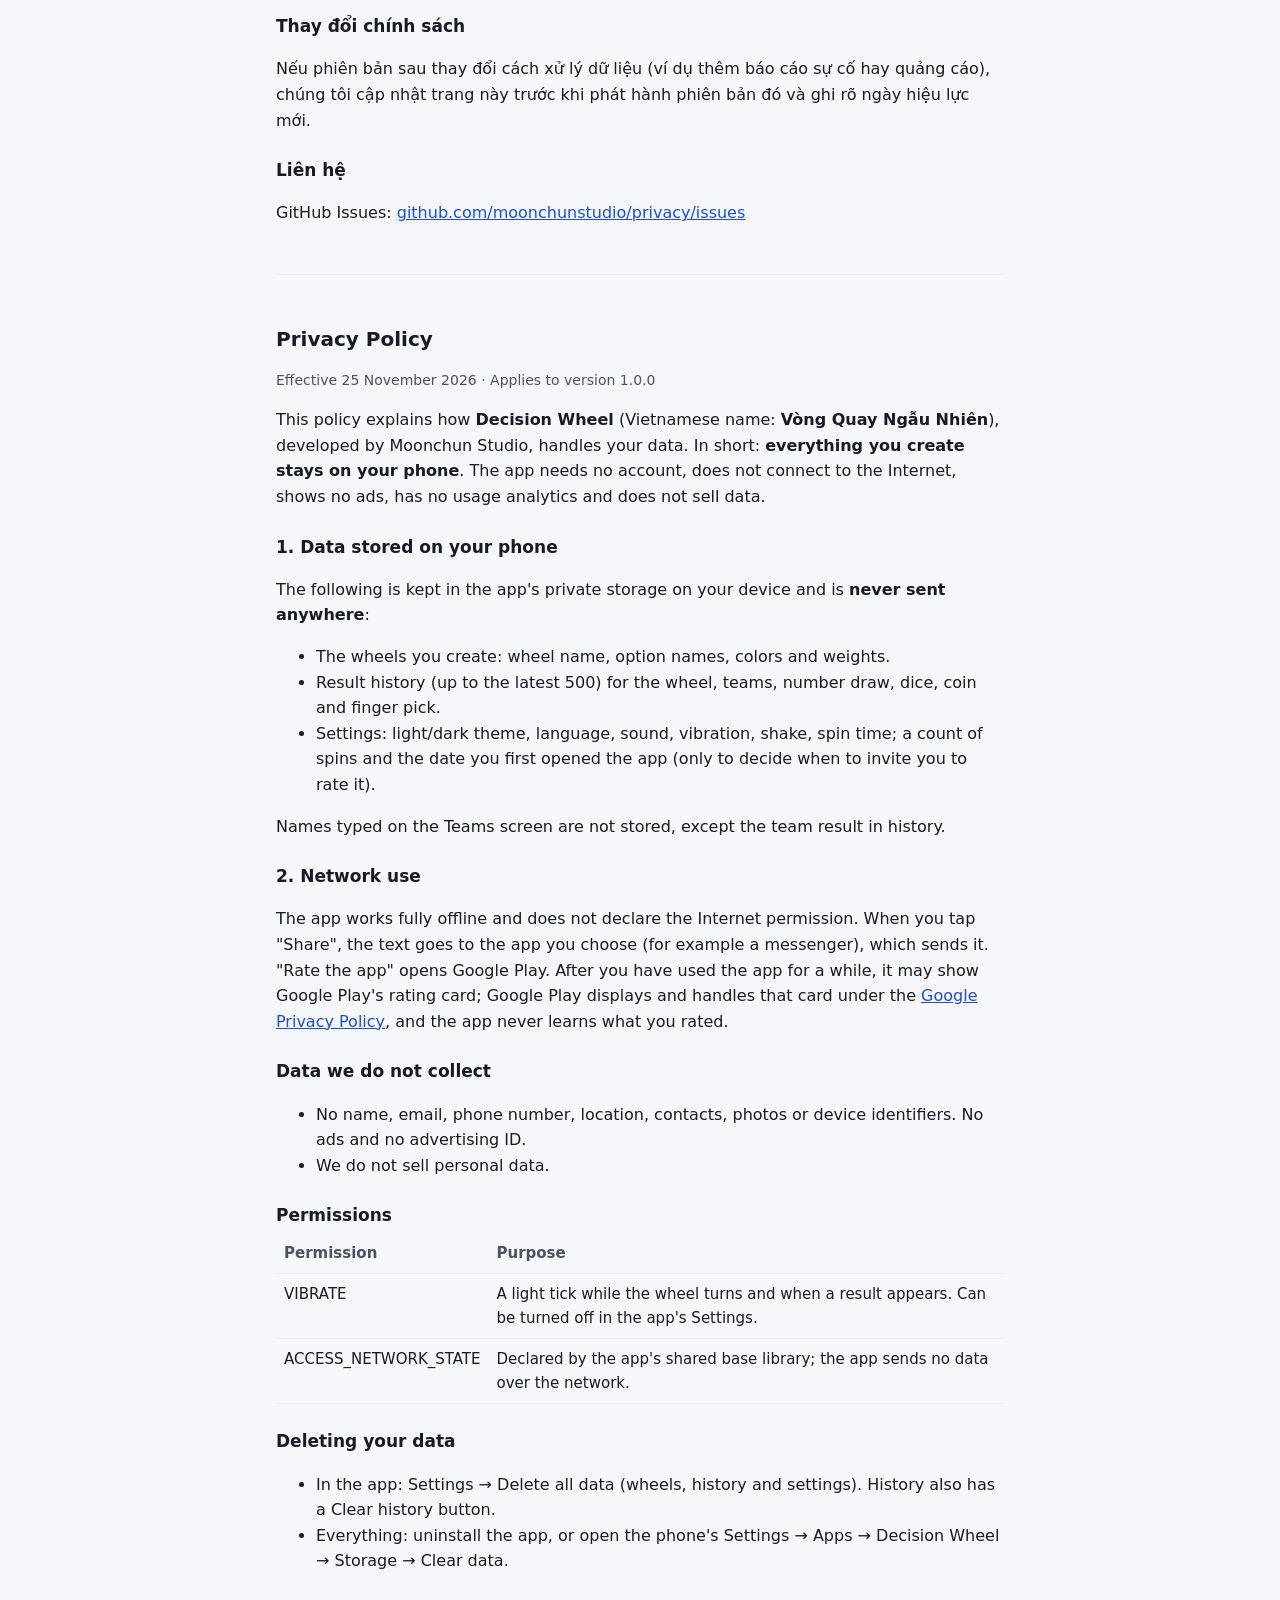
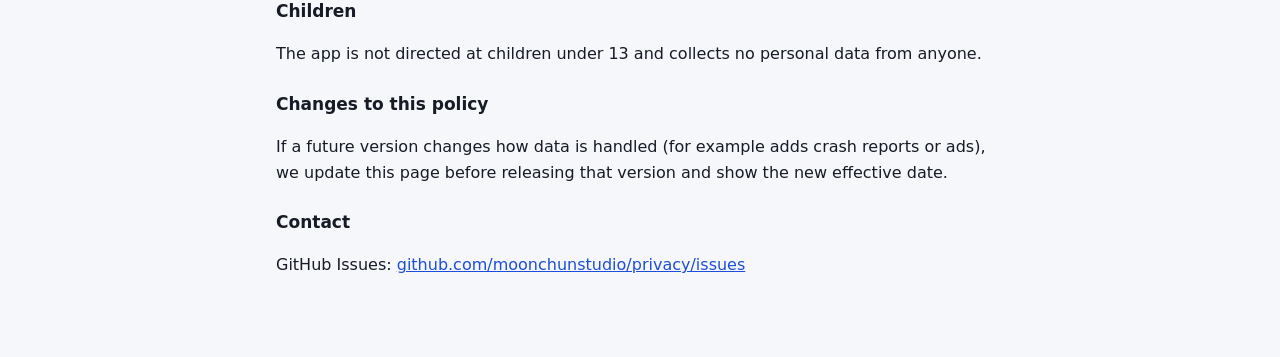
<file: vongquay/index.html>
<!doctype html>
<html lang="vi">
<head>
  <meta charset="utf-8">
  <meta name="viewport" content="width=device-width, initial-scale=1">
  <title>Chính sách quyền riêng tư — Vòng Quay Ngẫu Nhiên / Decision Wheel</title>
  <link rel="stylesheet" href="../assets/style.css">
</head>
<body>
<main>
  <h1>Vòng Quay Ngẫu Nhiên / Decision Wheel</h1>
  <p class="muted">Ứng dụng Android <code>com.moonchun.decisionwheel</code></p>
  <nav class="lang-switch">
    <a href="#vi">Tiếng Việt</a>
    <a href="#en">English</a>
  </nav>

  <section id="vi" lang="vi">
    <h2>Chính sách quyền riêng tư</h2>
    <p class="muted">Có hiệu lực từ ngày 25/11/2026 · Áp dụng cho phiên bản 1.0.0</p>

    <p>Chính sách này giải thích ứng dụng <strong>Vòng Quay Ngẫu Nhiên</strong> (tên quốc tế: <strong>Decision Wheel</strong>), do Moonchun Studio phát triển, xử lý dữ liệu của bạn như thế nào. Tóm tắt: <strong>mọi thứ bạn tạo chỉ nằm trên điện thoại của bạn</strong>. Ứng dụng không cần tài khoản, không kết nối Internet, không quảng cáo, không thống kê sử dụng và không bán dữ liệu.</p>

    <h3>1. Dữ liệu lưu trên điện thoại</h3>
    <p>Những thông tin sau được lưu trong bộ nhớ riêng của ứng dụng trên máy bạn và <strong>không được gửi đi đâu</strong>:</p>
    <ul>
      <li>Các vòng quay bạn tạo: tên vòng, tên từng ô, màu, tỉ lệ.</li>
      <li>Lịch sử kết quả (tối đa 500 lượt gần nhất) của vòng quay, chia đội, bốc số, xúc xắc, đồng xu và chạm tay.</li>
      <li>Cài đặt: giao diện sáng/tối, ngôn ngữ, âm thanh, rung, lắc máy, thời gian quay; số lượt quay và ngày bạn mở ứng dụng lần đầu (chỉ để quyết định lúc nào mời bạn đánh giá).</li>
    </ul>
    <p>Danh sách tên bạn nhập ở màn Chia đội không được lưu, trừ kết quả chia đội trong lịch sử.</p>

    <h3>2. Kết nối mạng</h3>
    <p>Ứng dụng hoạt động hoàn toàn không cần Internet và không khai báo quyền truy cập Internet. Khi bạn bấm "Chia sẻ", nội dung được chuyển sang ứng dụng bạn chọn (ví dụ Zalo, Messenger) và việc gửi đi do ứng dụng đó xử lý. Khi bạn bấm "Đánh giá ứng dụng", Google Play được mở. Sau khi bạn dùng ứng dụng một thời gian, ứng dụng có thể hiện thẻ đánh giá của Google Play; thẻ này do Google Play hiển thị và xử lý theo <a href="https://policies.google.com/privacy">Chính sách quyền riêng tư của Google</a>, ứng dụng không biết bạn chấm bao nhiêu sao.</p>

    <h3>Dữ liệu chúng tôi không thu thập</h3>
    <ul>
      <li>Không thu thập tên, email, số điện thoại, vị trí, danh bạ, ảnh hay mã định danh thiết bị. Không có quảng cáo và không dùng mã quảng cáo.</li>
      <li>Không bán dữ liệu cá nhân.</li>
    </ul>

    <h3>Quyền ứng dụng sử dụng</h3>
    <table>
      <tr><th>Quyền</th><th>Mục đích</th></tr>
      <tr><td>Rung (VIBRATE)</td><td>Rung nhẹ khi vòng quay qua từng ô và khi có kết quả. Có thể tắt trong Cài đặt của ứng dụng.</td></tr>
      <tr><td>Xem trạng thái mạng (ACCESS_NETWORK_STATE)</td><td>Do thư viện nền của ứng dụng khai báo; ứng dụng không gửi dữ liệu qua mạng.</td></tr>
    </table>

    <h3>Xoá dữ liệu</h3>
    <ul>
      <li>Trong ứng dụng: Cài đặt → Xoá toàn bộ dữ liệu (xoá vòng quay, lịch sử và cài đặt). Lịch sử cũng có nút Xoá lịch sử.</li>
      <li>Xoá toàn bộ: gỡ cài đặt ứng dụng, hoặc vào Cài đặt điện thoại → Ứng dụng → Vòng Quay Ngẫu Nhiên → Bộ nhớ → Xoá dữ liệu.</li>
    </ul>

    <h3>Trẻ em</h3>
    <p>Ứng dụng không nhắm tới trẻ em dưới 13 tuổi và không thu thập dữ liệu cá nhân của bất kỳ ai.</p>

    <h3>Thay đổi chính sách</h3>
    <p>Nếu phiên bản sau thay đổi cách xử lý dữ liệu (ví dụ thêm báo cáo sự cố hay quảng cáo), chúng tôi cập nhật trang này trước khi phát hành phiên bản đó và ghi rõ ngày hiệu lực mới.</p>

    <h3>Liên hệ</h3>
    <p>GitHub Issues: <a href="https://github.com/moonchunstudio/privacy/issues">github.com/moonchunstudio/privacy/issues</a></p>
  </section>

  <hr>

  <section id="en" lang="en">
    <h2>Privacy Policy</h2>
    <p class="muted">Effective 25 November 2026 · Applies to version 1.0.0</p>

    <p>This policy explains how <strong>Decision Wheel</strong> (Vietnamese name: <strong>Vòng Quay Ngẫu Nhiên</strong>), developed by Moonchun Studio, handles your data. In short: <strong>everything you create stays on your phone</strong>. The app needs no account, does not connect to the Internet, shows no ads, has no usage analytics and does not sell data.</p>

    <h3>1. Data stored on your phone</h3>
    <p>The following is kept in the app's private storage on your device and is <strong>never sent anywhere</strong>:</p>
    <ul>
      <li>The wheels you create: wheel name, option names, colors and weights.</li>
      <li>Result history (up to the latest 500) for the wheel, teams, number draw, dice, coin and finger pick.</li>
      <li>Settings: light/dark theme, language, sound, vibration, shake, spin time; a count of spins and the date you first opened the app (only to decide when to invite you to rate it).</li>
    </ul>
    <p>Names typed on the Teams screen are not stored, except the team result in history.</p>

    <h3>2. Network use</h3>
    <p>The app works fully offline and does not declare the Internet permission. When you tap "Share", the text goes to the app you choose (for example a messenger), which sends it. "Rate the app" opens Google Play. After you have used the app for a while, it may show Google Play's rating card; Google Play displays and handles that card under the <a href="https://policies.google.com/privacy">Google Privacy Policy</a>, and the app never learns what you rated.</p>

    <h3>Data we do not collect</h3>
    <ul>
      <li>No name, email, phone number, location, contacts, photos or device identifiers. No ads and no advertising ID.</li>
      <li>We do not sell personal data.</li>
    </ul>

    <h3>Permissions</h3>
    <table>
      <tr><th>Permission</th><th>Purpose</th></tr>
      <tr><td>VIBRATE</td><td>A light tick while the wheel turns and when a result appears. Can be turned off in the app's Settings.</td></tr>
      <tr><td>ACCESS_NETWORK_STATE</td><td>Declared by the app's shared base library; the app sends no data over the network.</td></tr>
    </table>

    <h3>Deleting your data</h3>
    <ul>
      <li>In the app: Settings → Delete all data (wheels, history and settings). History also has a Clear history button.</li>
      <li>Everything: uninstall the app, or open the phone's Settings → Apps → Decision Wheel → Storage → Clear data.</li>
    </ul>

    <h3>Children</h3>
    <p>The app is not directed at children under 13 and collects no personal data from anyone.</p>

    <h3>Changes to this policy</h3>
    <p>If a future version changes how data is handled (for example adds crash reports or ads), we update this page before releasing that version and show the new effective date.</p>

    <h3>Contact</h3>
    <p>GitHub Issues: <a href="https://github.com/moonchunstudio/privacy/issues">github.com/moonchunstudio/privacy/issues</a></p>
  </section>
</main>
</body>
</html>
</file>
<file: assets/style.css>
:root {
  --bg: #f6f7fb;
  --card: #ffffff;
  --text: #161b26;
  --muted: #4a5263;
  --line: #eceff5;
  --accent: #1d4ed8;
}

@media (prefers-color-scheme: dark) {
  :root {
    --bg: #12151c;
    --card: #1b1f28;
    --text: #e4e7ef;
    --muted: #b8bfcd;
    --line: #2a303c;
    --accent: #b4c5ff;
  }
}

* { box-sizing: border-box; }

body {
  margin: 0;
  background: var(--bg);
  color: var(--text);
  font: 16px/1.6 system-ui, -apple-system, "Segoe UI", Roboto, "Helvetica Neue", Arial, sans-serif;
}

main {
  max-width: 760px;
  margin: 0 auto;
  padding: 32px 16px 64px;
}

h1 { font-size: 28px; line-height: 1.25; margin: 0 0 8px; }
h2 { font-size: 20px; margin: 32px 0 8px; }
h3 { font-size: 17px; margin: 24px 0 4px; }
p, li { color: var(--text); }
.muted { color: var(--muted); font-size: 14px; }
a { color: var(--accent); }

.card {
  background: var(--card);
  border: 1px solid var(--line);
  border-radius: 16px;
  padding: 20px;
  margin: 16px 0;
}

.lang-switch { display: flex; gap: 12px; margin: 12px 0 24px; flex-wrap: wrap; }
.lang-switch a {
  padding: 8px 16px;
  border: 1px solid var(--line);
  border-radius: 999px;
  text-decoration: none;
  background: var(--card);
}

table { width: 100%; border-collapse: collapse; font-size: 15px; }
th, td { text-align: left; padding: 8px; border-bottom: 1px solid var(--line); vertical-align: top; }
th { color: var(--muted); font-weight: 600; }

hr { border: 0; border-top: 1px solid var(--line); margin: 48px 0; }
</file>
